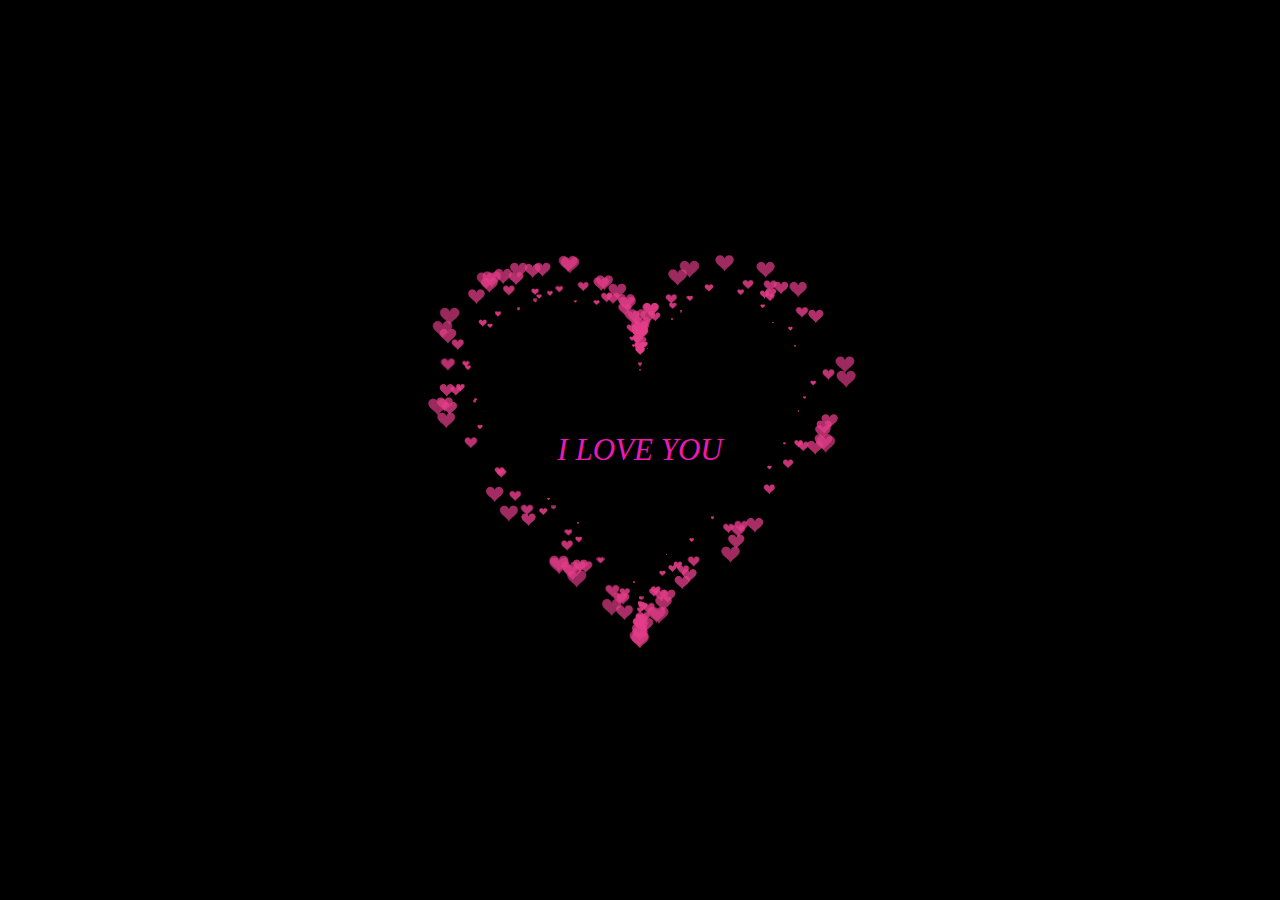
<file: index.html>
<!DOCTYPE HTML PUBLIC "-//W3C//DTD HTML 4.0 Transitional//EN">
<HTML>
<HEAD>
  <TITLE> Trái tym </TITLE>
  <META NAME="Generator" CONTENT="EditPlus">
  <META NAME="Author" CONTENT="">
  <META NAME="Keywords" CONTENT="">
  <META NAME="Description" CONTENT="">
  <style>
  html, body {
  height: 100%;
  padding: 0;
  margin: 0;
  background: rgb(0, 0, 0);
}
canvas {
  position: absolute;
  width: 100%;
  height: 100%;
}
</style>
</HEAD>
<BODY>
<canvas id="pinkboard"></canvas>
<script>
  /*
 * Settings
 */
var settings = {
  particles: {
    length:   500, // maximum amount of particles
    duration:   2, // particle duration in sec
    velocity: 100, // particle velocity in pixels/sec
    effect: -0.75, // play with this for a nice effect
    size:      30, // particle size in pixels
  },
};
/*
 * RequestAnimationFrame polyfill by Erik Möller
 */
(function(){var b=0;var c=["ms","moz","webkit","o"];for(var a=0;a<c.length&&!window.requestAnimationFrame;++a){window.requestAnimationFrame=window[c[a]+"RequestAnimationFrame"];window.cancelAnimationFrame=window[c[a]+"CancelAnimationFrame"]||window[c[a]+"CancelRequestAnimationFrame"]}if(!window.requestAnimationFrame){window.requestAnimationFrame=function(h,e){var d=new Date().getTime();var f=Math.max(0,16-(d-b));var g=window.setTimeout(function(){h(d+f)},f);b=d+f;return g}}if(!window.cancelAnimationFrame){window.cancelAnimationFrame=function(d){clearTimeout(d)}}}());
/*
 * Point class
 */
var Point = (function() {
  function Point(x, y) {
    this.x = (typeof x !== 'undefined') ? x : 0;
    this.y = (typeof y !== 'undefined') ? y : 0;
  }
  Point.prototype.clone = function() {
    return new Point(this.x, this.y);
  };
  Point.prototype.length = function(length) {
    if (typeof length == 'undefined')
      return Math.sqrt(this.x * this.x + this.y * this.y);
    this.normalize();
    this.x *= length;
    this.y *= length;
    return this;
  };
  Point.prototype.normalize = function() {
    var length = this.length();
    this.x /= length;
    this.y /= length;
    return this;
  };
  return Point;
})();
/*
 * Particle class
 */
var Particle = (function() {
function Particle() {
    this.position = new Point();
    this.velocity = new Point();
    this.acceleration = new Point();
    this.age = 0;
  }
  Particle.prototype.initialize = function(x, y, dx, dy) {
    this.position.x = x;
    this.position.y = y;
    this.velocity.x = dx;
    this.velocity.y = dy;
    this.acceleration.x = dx * settings.particles.effect;
    this.acceleration.y = dy * settings.particles.effect;
    this.age = 0;
  };
  Particle.prototype.update = function(deltaTime) {
    this.position.x += this.velocity.x * deltaTime;
    this.position.y += this.velocity.y * deltaTime;
    this.velocity.x += this.acceleration.x * deltaTime;
    this.velocity.y += this.acceleration.y * deltaTime;
    this.age += deltaTime;
  };
  Particle.prototype.draw = function(context, image) {
    function ease(t) {
      return (--t) * t * t + 1;
    }
    var size = image.width * ease(this.age / settings.particles.duration);
    context.globalAlpha = 1 - this.age / settings.particles.duration;
    context.drawImage(image, this.position.x - size / 2, this.position.y - size / 2, size, size);
  };
  return Particle;
})();
/*
 * ParticlePool class
 */
var ParticlePool = (function() {
  var particles
      firstActive = 0,
      firstFree   = 0,
      duration    = settings.particles.duration;
  function ParticlePool(length) {
    // create and populate particle pool
    particles = new Array(length);
    for (var i = 0; i < particles.length; i++)
      particles[i] = new Particle();
  }
  ParticlePool.prototype.add = function(x, y, dx, dy) {
    particles[firstFree].initialize(x, y, dx, dy);
    // handle circular queue
    firstFree++;
    if (firstFree   == particles.length) firstFree   = 0;
    if (firstActive == firstFree       ) firstActive++;
    if (firstActive == particles.length) firstActive = 0;
  };
  ParticlePool.prototype.update = function(deltaTime) {
    var i;
    // update active particles
    if (firstActive < firstFree) {
      for (i = firstActive; i < firstFree; i++)
        particles[i].update(deltaTime);
    }
    if (firstFree < firstActive) {
      for (i = firstActive; i < particles.length; i++)
        particles[i].update(deltaTime);
      for (i = 0; i < firstFree; i++)
        particles[i].update(deltaTime);
    }
    // remove inactive particles
    while (particles[firstActive].age >= duration && firstActive != firstFree) {
      firstActive++;
      if (firstActive == particles.length) firstActive = 0;
    }
  };
  ParticlePool.prototype.draw = function(context, image) {
    // draw active particles
    if (firstActive < firstFree) {
      for (i = firstActive; i < firstFree; i++)
        particles[i].draw(context, image);
    }
    if (firstFree < firstActive) {
      for (i = firstActive; i < particles.length; i++)
        particles[i].draw(context, image);
      for (i = 0; i < firstFree; i++)
        particles[i].draw(context, image);
    }
  };
  return ParticlePool;
})();
/*
 * Putting it all together
 */
(function(canvas) {
  var context = canvas.getContext('2d'),
      particles = new ParticlePool(settings.particles.length),
      particleRate = settings.particles.length / settings.particles.duration, // particles/sec
      time;
  // get point on heart with -PI <= t <= PI
  function pointOnHeart(t) {
    return new Point(
      160 * Math.pow(Math.sin(t), 3),
      130 * Math.cos(t) - 50 * Math.cos(2 * t) - 20 * Math.cos(3 * t) - 10 * Math.cos(4 * t) + 25
    );
  }
  // creating the particle image using a dummy canvas
  var image = (function() {
    var canvas  = document.createElement('canvas'),
        context = canvas.getContext('2d');
    canvas.width  = settings.particles.size;
    canvas.height = settings.particles.size;
    // helper function to create the path
    function to(t) {
      var point = pointOnHeart(t);
      point.x = settings.particles.size / 2 + point.x * settings.particles.size / 350;
      point.y = settings.particles.size / 2 - point.y * settings.particles.size / 350;
      return point;
    }
    // create the path
    context.beginPath();
    var t = -Math.PI;
    var point = to(t);
    context.moveTo(point.x, point.y);
    while (t < Math.PI) {
      t += 0.01; // baby steps!
      point = to(t);
      context.lineTo(point.x, point.y);
    }
    context.closePath();
    // create the fill
    context.fillStyle = '#e63e8a';
    context.fill();
    // create the image
    var image = new Image();
    image.src = canvas.toDataURL();
    return image;
  })();
  // render that thing!
  function render() {
    // next animation frame
  requestAnimationFrame(render);
    // update time
    var newTime   = new Date().getTime() / 1000,
        deltaTime = newTime - (time || newTime);
    time = newTime;
    // clear canvas
    context.clearRect(0, 0, canvas.width, canvas.height);
    // create new particles
    var amount = particleRate * deltaTime;
    for (var i = 0; i < amount; i++) {
      var pos = pointOnHeart(Math.PI - 2 * Math.PI * Math.random());
      var dir = pos.clone().length(settings.particles.velocity);
      particles.add(canvas.width / 2 + pos.x, canvas.height / 2 - pos.y, dir.x, -dir.y);
    }
    // update and draw particles
    particles.update(deltaTime);
    particles.draw(context, image);
  }
  // handle (re-)sizing of the canvas
  function onResize() {
    canvas.width  = canvas.clientWidth;
    canvas.height = canvas.clientHeight;
  }
  window.onresize = onResize;
  // delay rendering bootstrap
  setTimeout(function() {
    onResize();
    render();
  }, 10);
})(document.getElementById('pinkboard'));
  </script>
  <div class="center-text",
  style="background-color:rgb(0, 0, 0);
        width: 100%;
        color: rgb(238, 25, 181);
        height:100%;
        font-size: 31px;
        font-style: italic;
        display: flex;
        align-items: center;
        justify-content: center;
        margin-bottom: 5px;
        text-align: center;">I LOVE YOU</div>
 </BODY>
</HTML>
</file>
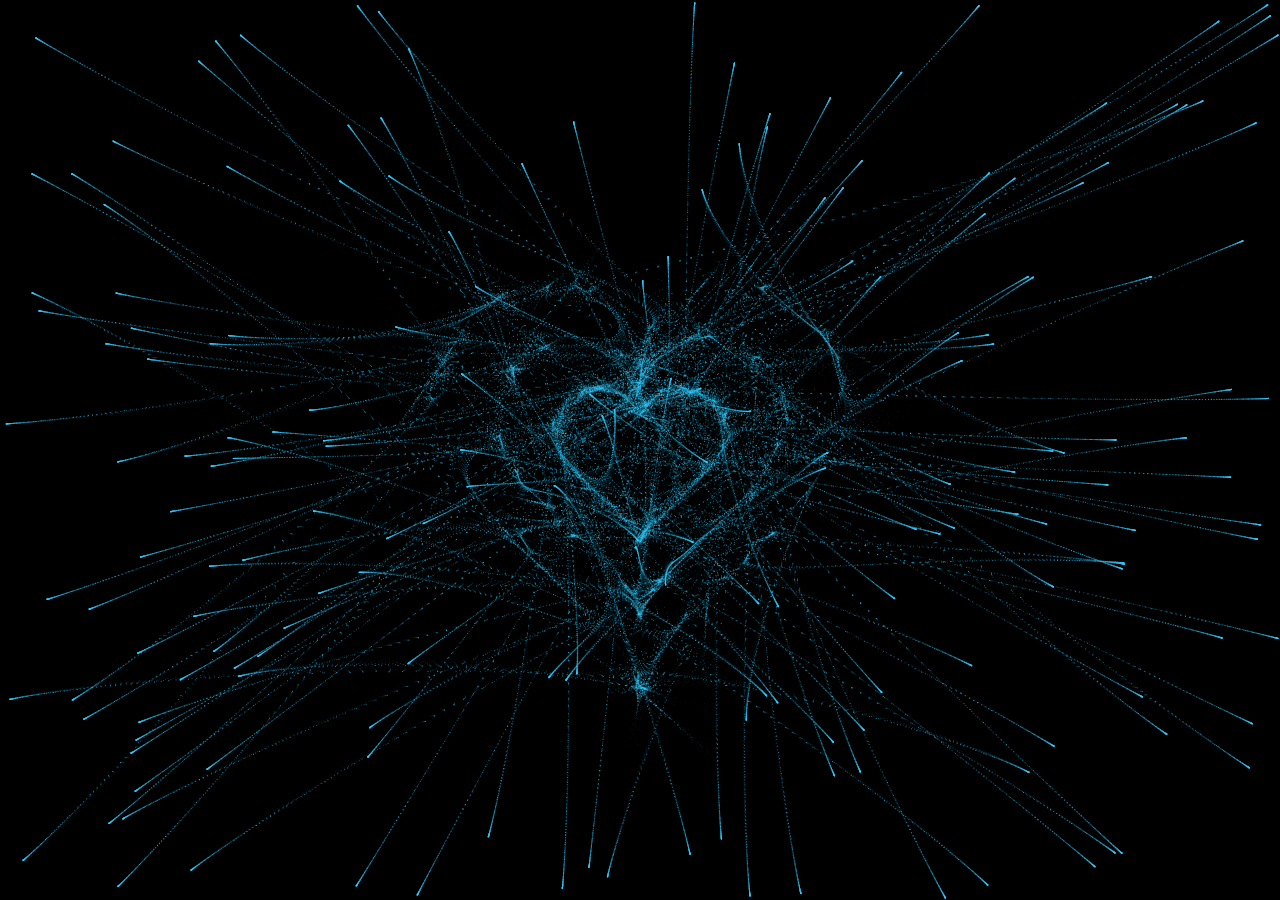
<file: index12.html>
<!DOCTYPE html>
<html lang="en">

<head>
  <meta charset="UTF-8">
  <meta http-equiv="X-UA-Compatible" content="IE=edge">
  <meta name="viewport" content="width=device-width, initial-scale=1.0">
  <title>Document</title>
  <style>
    canvas {
      position: absolute;
      left: 0;
      top: 0;
      width: 100%;
      height: 100%;
      background-color: rgba(0, 0, 0, .2);
    }
  </style>
</head>

<body>
<div class="beloved"></div>
  <canvas id="heart">

  </canvas>

  <script>
    window.requestAnimationFrame =
      window.__requestAnimationFrame ||
      window.requestAnimationFrame ||
      window.webkitRequestAnimationFrame ||
      window.mozRequestAnimationFrame ||
      window.oRequestAnimationFrame ||
      window.msRequestAnimationFrame ||
      (function() {
        return function(callback, element) {
          var lastTime = element.__lastTime;
          if (lastTime === undefined) {
            lastTime = 0;
          }
          var currTime = Date.now();
          var timeToCall = Math.max(1, 33 - (currTime - lastTime));
          window.setTimeout(callback, timeToCall);
          element.__lastTime = currTime + timeToCall;
        };
      })();
    window.isDevice = (/android|webos|iphone|ipad|ipod|blackberry|iemobile|opera mini/i.test(((navigator.userAgent || navigator.vendor || window.opera)).toLowerCase()));
    var loaded = false;
    var init = function() {
      if (loaded) return;
      loaded = true;
      var mobile = window.isDevice;
      var koef = mobile ? 0.5 : 1;
      var canvas = document.getElementById('heart');
      var ctx = canvas.getContext('2d');
      var width = canvas.width = koef * innerWidth;
      var height = canvas.height = koef * innerHeight;
      var rand = Math.random;
      ctx.fillStyle = "rgba(0,0,0,1)";
      ctx.fillRect(0, 0, width, height);
      ctx.font = "30px Arial";
      ctx.fillText("Paul Duong", 10, 50);
      var heartPosition = function(rad) {
        //return [Math.sin(rad), Math.cos(rad)];
        return [Math.pow(Math.sin(rad), 3), -(15 * Math.cos(rad) - 5 * Math.cos(2 * rad) - 2 * Math.cos(3 * rad) - Math.cos(4 * rad))];
      };
      var scaleAndTranslate = function(pos, sx, sy, dx, dy) {
        return [dx + pos[0] * sx, dy + pos[1] * sy];
      };
      window.addEventListener('resize', function() {
        width = canvas.width = koef * innerWidth;
        height = canvas.height = koef * innerHeight;
        ctx.fillStyle = "rgba(0,0,0,1)";
        ctx.fillRect(0, 0, width, height);
      });
      var traceCount = mobile ? 20 : 50;
      var pointsOrigin = [];
      var i;
      var dr = mobile ? 0.3 : 0.1;
      for (i = 0; i < Math.PI * 2; i += dr) pointsOrigin.push(scaleAndTranslate(heartPosition(i), 210, 13, 0, 0));
      for (i = 0; i < Math.PI * 2; i += dr) pointsOrigin.push(scaleAndTranslate(heartPosition(i), 150, 9, 0, 0));
      for (i = 0; i < Math.PI * 2; i += dr) pointsOrigin.push(scaleAndTranslate(heartPosition(i), 90, 5, 0, 0));
      var heartPointsCount = pointsOrigin.length;
      var targetPoints = [];
      var pulse = function(kx, ky) {
        for (i = 0; i < pointsOrigin.length; i++) {
          targetPoints[i] = [];
          targetPoints[i][0] = kx * pointsOrigin[i][0] + width / 2;
          targetPoints[i][1] = ky * pointsOrigin[i][1] + height / 2;
        }
      };
      var e = [];
      for (i = 0; i < heartPointsCount; i++) {
        var x = rand() * width;
        var y = rand() * height;
        e[i] = {
          vx: 0,
          vy: 0,
          R: 2,
          speed: rand() + 5,
          q: ~~(rand() * heartPointsCount),
          D: 2 * (i % 2) - 1,
          force: 0.2 * rand() + 0.7,
          //f: "hsla(0," + ~~(40 * rand() + 60) + "%," + ~~(60 * rand() + 20) + "%,.3)",
          f: "rgba(51, 204, 255, 0.7)",
          trace: []
        };
        for (var k = 0; k < traceCount; k++) e[i].trace[k] = {
          x: x,
          y: y
        };
      }
      var config = {
        traceK: 0.4,
        // timeDelta: 0.01
        timeDelta: 0.6
      };
      var time = 0;
      var loop = function() {
        var n = -Math.cos(time);
        pulse((1 + n) * .5, (1 + n) * .5);
        time += ((Math.sin(time)) < 0 ? 9 : (n > 0.8) ? .2 : 1) * config.timeDelta;
        ctx.fillStyle = "rgba(0,0,0,.1)";
        ctx.fillRect(0, 0, width, height);
        for (i = e.length; i--;) {
          var u = e[i];
          var q = targetPoints[u.q];
          var dx = u.trace[0].x - q[0];
          var dy = u.trace[0].y - q[1];
          var length = Math.sqrt(dx * dx + dy * dy);
          if (10 > length) {
            if (0.95 < rand()) {
              u.q = ~~(rand() * heartPointsCount);
            } else {
              if (0.99 < rand()) {
                u.D *= -1;
              }
              u.q += u.D;
              u.q %= heartPointsCount;
              if (0 > u.q) {
                u.q += heartPointsCount;
              }
            }
          }
          u.vx += -dx / length * u.speed;
          u.vy += -dy / length * u.speed;
          u.trace[0].x += u.vx;
          u.trace[0].y += u.vy;
          u.vx *= u.force;
          u.vy *= u.force;
          for (k = 0; k < u.trace.length - 1;) {
            var T = u.trace[k];
            var N = u.trace[++k];
            N.x -= config.traceK * (N.x - T.x);
            N.y -= config.traceK * (N.y - T.y);
          }
          ctx.fillStyle = u.f;
          for (k = 0; k < u.trace.length; k++) {
            ctx.fillRect(u.trace[k].x, u.trace[k].y, 1, 1);
          }
        }
        //ctx.fillStyle = "rgba(255,255,255,1)";
        //for (i = u.trace.length; i--;) ctx.fillRect(targetPoints[i][0], targetPoints[i][1], 2, 2);
        window.requestAnimationFrame(loop, canvas);
      };
      loop();
    };
    var s = document.readyState;
    if (s === 'complete' || s === 'loaded' || s === 'interactive') init();
    else document.addEventListener('DOMContentLoaded', init, false);
  </script>
</body>

</html>
</file>
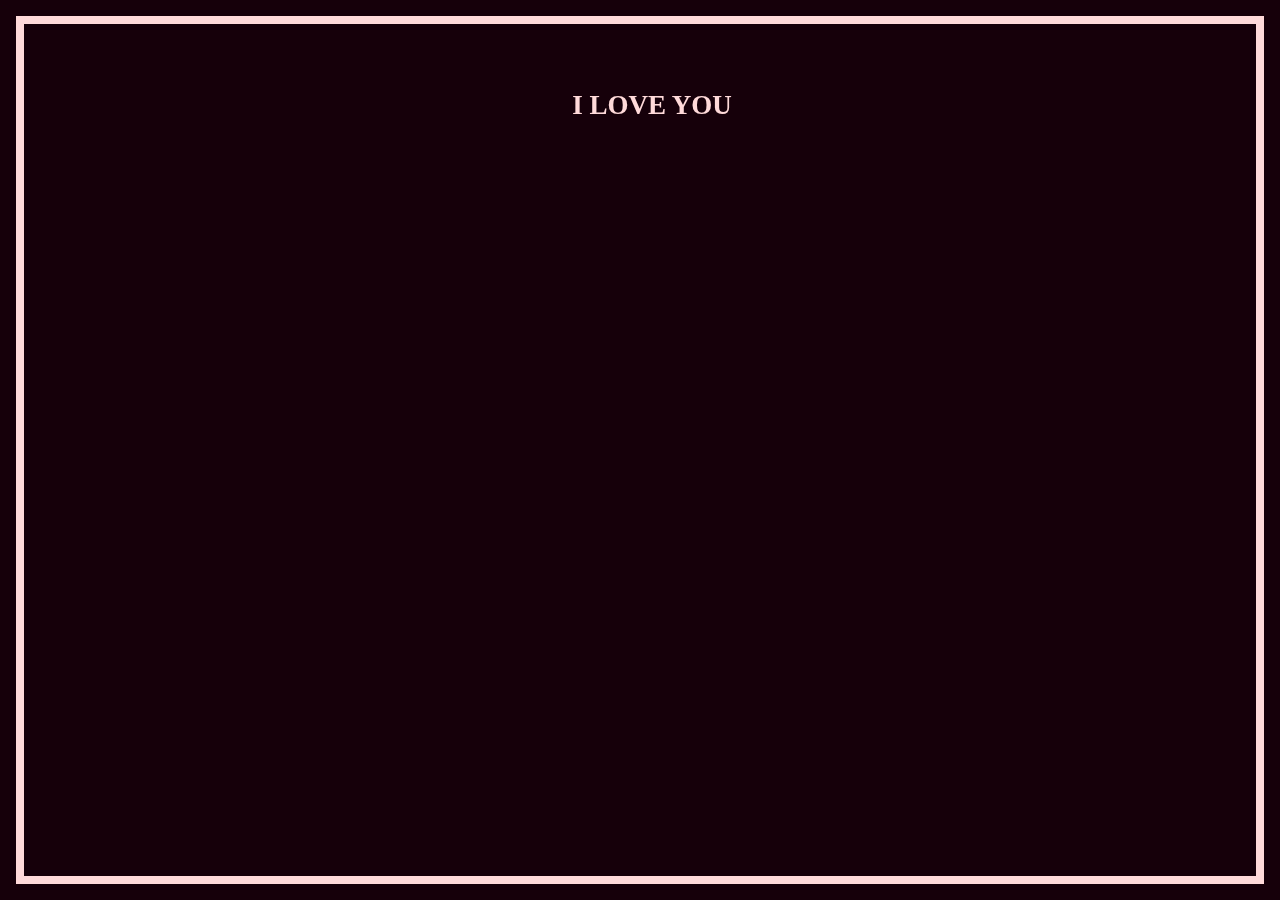
<file: index14.html>
<!DOCTYPE html>
<html lang="en">
<head>
    <meta charset="UTF-8">
    <meta http-equiv="X-UA-Compatible" content="IE=edge">
    <meta name="viewport" content="width=device-width, initial-scale=1.0">
    <title>Document</title>
    <link rel="stylesheet" href="./css14.css">
</head>
<body>
<canvas class="webgl"></canvas>
<h1>I LOVE YOU</h1>
<button id="play-music" type="button" aria-label="Play music"><svg fill="currentColor" viewBox="0 0 512 512" width="100" title="music">
    <!-- <path d="M470.38 1.51L150.41 96A32 32 0 0 0 128 126.51v261.41A139 139 0 0 0 96 384c-53 0-96 28.66-96 64s43 64 96 64 96-28.66 96-64V214.32l256-75v184.61a138.4 138.4 0 0 0-32-3.93c-53 0-96 28.66-96 64s43 64 96 64 96-28.65 96-64V32a32 32 0 0 0-41.62-30.49z" /> -->
</svg>  </button>
<script type="x-shader/x-vertex" id="vertexShader">
        #define M_PI 3.1415926535897932384626433832795
      uniform float uTime;
      uniform float uSize;
      attribute float aScale;
      attribute vec3 aColor;
      attribute float random;
      attribute float random1;
      attribute float aSpeed;
      varying vec3 vColor;
      varying vec2 vUv;

      void main() {
        float sign = 2.0* (step(random, 0.5) -.5);
        float t = sign*mod(-uTime *  aSpeed* 0.005  + 10.0*aSpeed*aSpeed, M_PI);
        float a = pow(t, 2.0) * pow((t - sign * M_PI), 2.0);
        float radius = 0.14;
        vec3 myOffset =
            vec3(t,  1.0, 0.0);
        myOffset = vec3(radius *16.0 * pow(sin(t), 2.0) * sin(t), radius * (13.0 * cos(t) - 5.0 * cos(2.0 * t) - 2.0 * cos(3.0 * t) - cos(4.0 * t)), .15*(a*(random1 - .5))*sin(abs(10.0*(sin(.2*uTime + .2*random)))*t));
        vec3 displacedPosition = myOffset;
        vec4 modelPosition = modelMatrix * vec4(displacedPosition.xyz, 1.0);

        vec4 viewPosition = viewMatrix * modelPosition;
        viewPosition.xyz += position * aScale * uSize * pow(a, .5) * .5;
        gl_Position = projectionMatrix * viewPosition;

        vColor = aColor;
        vUv = uv;
      }
      </script>

<script type="x-shader/x-fragment" id="fragmentShader">
        varying vec3 vColor;
      varying vec2 vUv;

      void main() {
        vec2 uv = vUv;
        vec3 color = vColor;
        float strength = distance(uv, vec2(0.5));
        strength *= 2.0;
        strength = 1.0 - strength;
        gl_FragColor = vec4(strength * color, 1.0);
      }
      </script>
<script type="x-shader/x-vertex" id="vertexShader1">
        #define M_PI 3.1415926535897932384626433832795


      uniform float uTime;
      uniform float uSize;
      attribute float aScale;
      attribute vec3 aColor;
      attribute float phi;
      attribute float random;
      attribute float random1;
      varying vec3 vColor;
      varying vec2 vUv;

      void main() {
        float t = 0.01 * uTime + 12.0;
        float angle = phi;

        t = mod((-uTime + 100.0) * 0.06* random1 + random *2.0 * M_PI , 2.0 * M_PI);
        vec3 myOffset = vec3(5.85*cos(angle * (t )), 2.0*(t - M_PI), 3.0*sin(angle * (t )/t));
      vec4 modelPosition = modelMatrix * vec4(myOffset, 1.0);
        vec4 viewPosition = viewMatrix * modelPosition;
        viewPosition.xyz += position * aScale * uSize;
        gl_Position = projectionMatrix * viewPosition;

        vColor = aColor;
        vUv = uv;
      }
      </script>

<script type="x-shader/x-fragment" id="fragmentShader1">
        uniform sampler2D uTex;
      varying vec3 vColor;
      varying vec2 vUv;

      void main() {
        vec2 uv = vUv;
        vec3 color = vColor;
        float strength = distance(uv, vec2(0.5, .65));
        strength *= 2.0;
        strength = 1.0 - strength;
        vec3 texture = texture2D(uTex, uv).rgb;
        gl_FragColor = vec4(texture * color * (strength + .3), 1.);
      }
      </script>
</body>
<script type="module" src="./script14.js"></script>
</html>
</file>
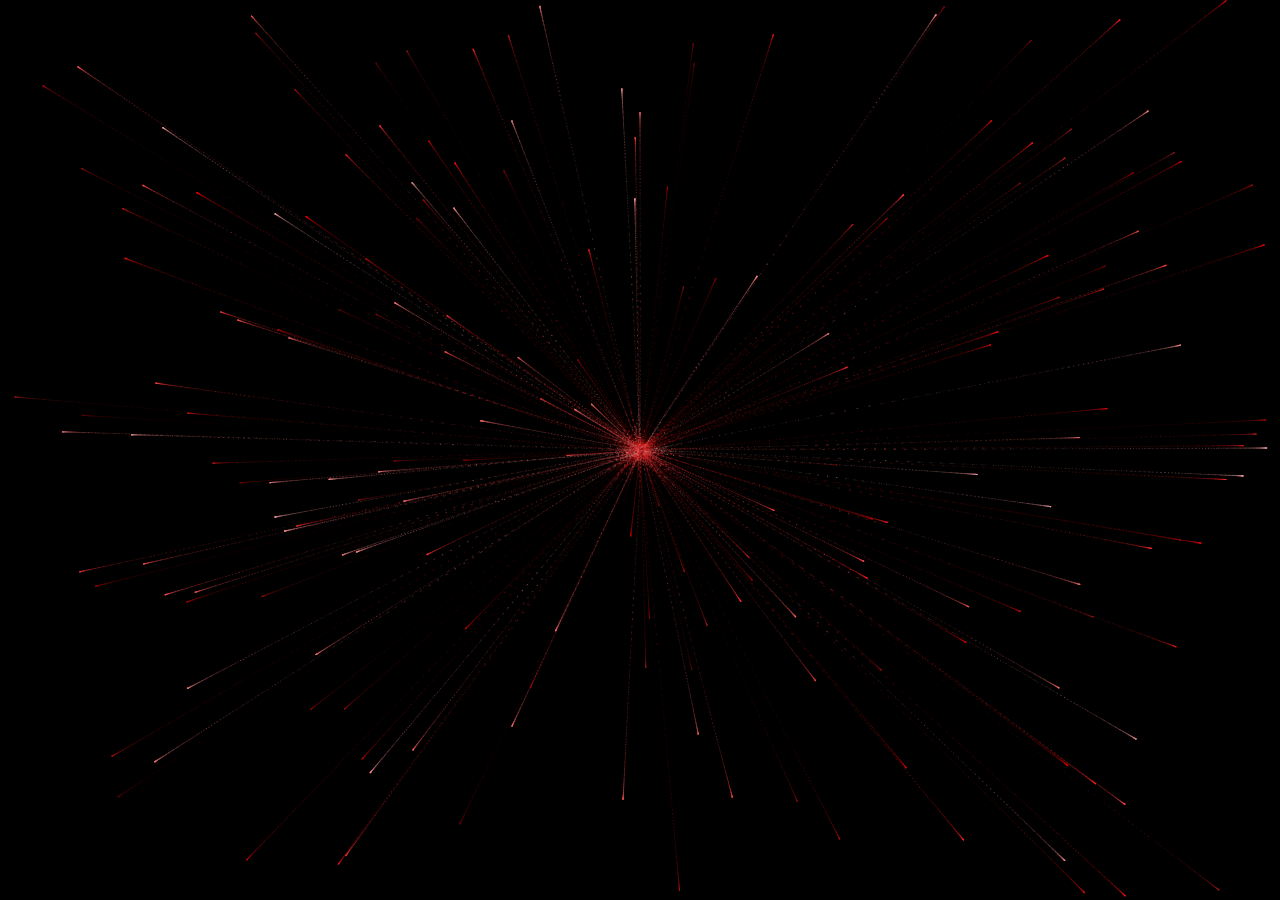
<file: index2.html>
<!DOCTYPE html>
<html lang="en">
<head>
    <meta charset="UTF-8">
    <meta http-equiv="X-UA-Compatible" content="IE=edge">
    <meta name="viewport" content="width=device-width, initial-scale=1.0">
    <title>Trái tym</title>
    <style>
        canvas {
            position: absolute;
            left: 0;
            top: 0;
            width: 100%;
            height: 100%;
            background-color: rgba(0, 0, 0, .2);
        }
    </style>
</head>
<body>
    <canvas id="heart"></canvas>

    <script>
        window.requestAnimationFrame =
            window.__requestAnimationFrame ||
            window.requestAnimationFrame ||
            window.webkitRequestAnimationFrame ||
            window.mozRequestAnimationFrame ||
            window.oRequestAnimationFrame ||
            window.msRequestAnimationFrame ||
            (function () {
                return function (callback, element) {
                    var lastTime = element.__lastTime;
                    if (lastTime === undefined) {
                        lastTime = 0;
                    }
                    var currTime = Date.now();
                    var timeToCall = Math.max(1, 33 - (currTime - lastTime));
                    window.setTimeout(callback, timeToCall);
                    element.__lastTime = currTime + timeToCall;
                };
            })();
        window.isDevice = (/android|webos|iphone|ipad|ipod|blackberry|iemobile|opera mini/i.test(((navigator.userAgent || navigator.vendor || window.opera)).toLowerCase()));
        var loaded = false;
        var init = function () {
            if (loaded) return;
            loaded = true;
            var mobile = window.isDevice;
            var koef = mobile ? 0.5 : 1;
            var canvas = document.getElementById('heart');
            var ctx = canvas.getContext('2d');
            var width = canvas.width = koef * innerWidth;
            var height = canvas.height = koef * innerHeight;
            var rand = Math.random;
            ctx.fillStyle = "rgba(0,0,0,1)";
            ctx.fillRect(0, 0, width, height);

            var heartPosition = function (rad) {
                //return [Math.sin(rad), Math.cos(rad)];
                return [Math.pow(Math.sin(rad), 3), -(15 * Math.cos(rad) - 5 * Math.cos(2 * rad) - 2 * Math.cos(3 * rad) - Math.cos(4 * rad))];
            };
            var scaleAndTranslate = function (pos, sx, sy, dx, dy) {
                return [dx + pos[0] * sx, dy + pos[1] * sy];
            };

            window.addEventListener('resize', function () {
                width = canvas.width = koef * innerWidth;
                height = canvas.height = koef * innerHeight;
                ctx.fillStyle = "rgba(0,0,0,1)";
                ctx.fillRect(0, 0, width, height);
            });

            var traceCount = mobile ? 20 : 50;
            var pointsOrigin = [];
            var i;
            var dr = mobile ? 0.3 : 0.1;
            for (i = 0; i < Math.PI * 2; i += dr) pointsOrigin.push(scaleAndTranslate(heartPosition(i), 210, 13, 0, 0));
            for (i = 0; i < Math.PI * 2; i += dr) pointsOrigin.push(scaleAndTranslate(heartPosition(i), 150, 9, 0, 0));
            for (i = 0; i < Math.PI * 2; i += dr) pointsOrigin.push(scaleAndTranslate(heartPosition(i), 90, 5, 0, 0));
            var heartPointsCount = pointsOrigin.length;

            var targetPoints = [];
            var pulse = function (kx, ky) {
                for (i = 0; i < pointsOrigin.length; i++) {
                    targetPoints[i] = [];
                    targetPoints[i][0] = kx * pointsOrigin[i][0] + width / 2;
                    targetPoints[i][1] = ky * pointsOrigin[i][1] + height / 2;
                }
            };

            var e = [];
            for (i = 0; i < heartPointsCount; i++) {
                var x = rand() * width;
                var y = rand() * height;
                e[i] = {
                    vx: 0,
                    vy: 0,
                    R: 2,
                    speed: rand() + 5,
                    q: ~~(rand() * heartPointsCount),
                    D: 2 * (i % 2) - 1,
                    force: 0.2 * rand() + 0.7,
                    f: "hsla(0," + ~~(40 * rand() + 60) + "%," + ~~(60 * rand() + 20) + "%,.3)",
                    trace: []
                };
                for (var k = 0; k < traceCount; k++) e[i].trace[k] = { x: x, y: y };
            }

            var config = {
                traceK: 0.4,
                timeDelta: 0.01
            };

            var time = 0;
            var loop = function () {
                var n = -Math.cos(time);
                pulse((1 + n) * .5, (1 + n) * .5);
                time += ((Math.sin(time)) < 0 ? 9 : (n > 0.8) ? .2 : 1) * config.timeDelta;
                ctx.fillStyle = "rgba(0,0,0,.1)";
                ctx.fillRect(0, 0, width, height);
                for (i = e.length; i--;) {
                    var u = e[i];
                    var q = targetPoints[u.q];
                    var dx = u.trace[0].x - q[0];
                    var dy = u.trace[0].y - q[1];
                    var length = Math.sqrt(dx * dx + dy * dy);
                    if (10 > length) {
                        if (0.95 < rand()) {
                            u.q = ~~(rand() * heartPointsCount);
                        }
                        else {
                            if (0.99 < rand()) {
                                u.D *= -1;
                            }
                            u.q += u.D;
                            u.q %= heartPointsCount;
                            if (0 > u.q) {
                                u.q += heartPointsCount;
                            }
                        }
                    }
                    u.vx += -dx / length * u.speed;
                    u.vy += -dy / length * u.speed;
                    u.trace[0].x += u.vx;
                    u.trace[0].y += u.vy;
                    u.vx *= u.force;
                    u.vy *= u.force;
                    for (k = 0; k < u.trace.length - 1;) {
                        var T = u.trace[k];
                        var N = u.trace[++k];
                        N.x -= config.traceK * (N.x - T.x);
                        N.y -= config.traceK * (N.y - T.y);
                    }
                    ctx.fillStyle = u.f;
                    for (k = 0; k < u.trace.length; k++) {
                        ctx.fillRect(u.trace[k].x, u.trace[k].y, 1, 1);
                    }
                }
                //ctx.fillStyle = "rgba(255,255,255,1)";
                //for (i = u.trace.length; i--;) ctx.fillRect(targetPoints[i][0], targetPoints[i][1], 2, 2);

                window.requestAnimationFrame(loop, canvas);
            };
            loop();
        };

        var s = document.readyState;
        if (s === 'complete' || s === 'loaded' || s === 'interactive') init();
        else document.addEventListener('DOMContentLoaded', init, false);
    </script>
</body>
</html>
</file>
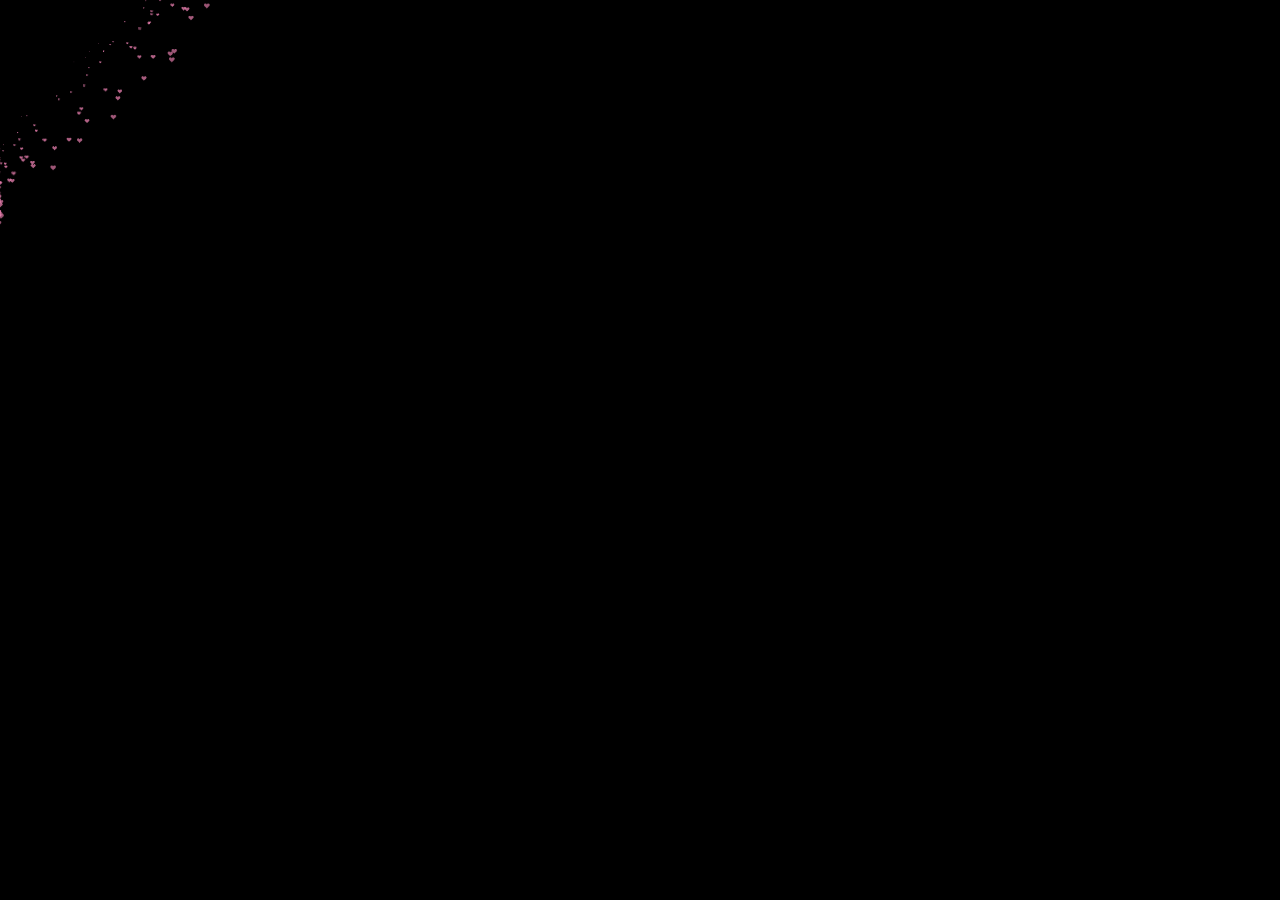
<file: index5.html>
<!DOCTYPE HTML PUBLIC "-//W3C//DTD HTML 4.0 Transitional//EN">
<HTML>

<HEAD>
    <TITLE>I Love You</TITLE>
    <META NAME="Generator" CONTENT="EditPlus">
    <META NAME="Author" CONTENT="">
    <META NAME="Keywords" CONTENT="">
    <META NAME="Description" CONTENT="">
    <style>
        html,
        body {
            overflow: hidden;
            padding: 0;
            margin: 0;
            background: #000;
        }
        
        canvas {
            position: absolute;
            width: 100%;
            height: 100%;
        }
        
        canvas {
            /* top: 50%;
            left: 50%; */
            z-index: 1;
            display: block;
            position: absolute;
            transform: translate(-50%, -50%);
            animation: heart 1.5s ease infinite
        }
        
        @keyframes heart {
            0% {
                transform: scale(1);
            }
            30% {
                transform: scale(.8);
            }
            /* 60% {
                transform: scale(1.2);
            } */
            100% {
                transform: scale(1);
            }
        }
    </style>
</HEAD>

<BODY>

    <canvas id="pinkboard">
        <canvas id="pinkboard">
        </canvas>
    </canvas>
    <script>
        /*
         * Settings
         */
        var settings = {
            particles: {
                length: 1500, // maximum amount of particles
                duration: 2, // particle duration in sec
                velocity: 135, // particle velocity in pixels/sec
                effect: -0.35, // play with this for a nice effect
                size: 14, // particle size in pixels
            },
        };

        /*
         * RequestAnimationFrame polyfill by Erik Möller
         */
        (function() {
            var b = 0;
            var c = ["ms", "moz", "webkit", "o"];
            for (var a = 0; a < c.length && !window.requestAnimationFrame; ++a) {
                window.requestAnimationFrame = window[c[a] + "RequestAnimationFrame"];
                window.cancelAnimationFrame = window[c[a] + "CancelAnimationFrame"] || window[c[a] + "CancelRequestAnimationFrame"]
            }
            if (!window.requestAnimationFrame) {
                window.requestAnimationFrame = function(h, e) {
                    var d = new Date().getTime();
                    var f = Math.max(0, 16 - (d - b));
                    var g = window.setTimeout(function() {
                        h(d + f)
                    }, f);
                    b = d + f;
                    return g
                }
            }
            if (!window.cancelAnimationFrame) {
                window.cancelAnimationFrame = function(d) {
                    clearTimeout(d)
                }
            }
        }());

        /*
         * Point class
         */
        var Point = (function() {
            function Point(x, y) {
                this.x = (typeof x !== 'undefined') ? x : 0;
                this.y = (typeof y !== 'undefined') ? y : 0;
            }
            Point.prototype.clone = function() {
                return new Point(this.x, this.y);
            };
            Point.prototype.length = function(length) {
                if (typeof length == 'undefined')
                    return Math.sqrt(this.x * this.x + this.y * this.y);
                this.normalize();
                this.x *= length;
                this.y *= length;
                return this;
            };
            Point.prototype.normalize = function() {
                var length = this.length();
                this.x /= length;
                this.y /= length;
                return this;
            };
            return Point;
        })();

        /*
         * Particle class
         */
        var Particle = (function() {
            function Particle() {
                this.position = new Point();
                this.velocity = new Point();
                this.acceleration = new Point();
                this.age = 0;
            }
            Particle.prototype.initialize = function(x, y, dx, dy) {
                this.position.x = x;
                this.position.y = y;
                this.velocity.x = dx;
                this.velocity.y = dy;
                this.acceleration.x = dx * settings.particles.effect;
                this.acceleration.y = dy * settings.particles.effect;
                this.age = 0;
            };
            Particle.prototype.update = function(deltaTime) {
                this.position.x += this.velocity.x * deltaTime;
                this.position.y += this.velocity.y * deltaTime;
                this.velocity.x += this.acceleration.x * deltaTime;
                this.velocity.y += this.acceleration.y * deltaTime;
                this.age += deltaTime;
            };
            Particle.prototype.draw = function(context, image) {
                function ease(t) {
                    return (--t) * t * t + 1;
                }
                var size = image.width * ease(this.age / settings.particles.duration);
                context.globalAlpha = 1 - this.age / settings.particles.duration;
                context.drawImage(image, this.position.x - size / 2, this.position.y - size / 2, size, size);
            };
            return Particle;
        })();

        /*
         * ParticlePool class
         */
        var ParticlePool = (function() {
            var particles,
                firstActive = 0,
                firstFree = 0,
                duration = settings.particles.duration;

            function ParticlePool(length) {
                // create and populate particle pool
                particles = new Array(length);
                for (var i = 0; i < particles.length; i++)
                    particles[i] = new Particle();
            }
            ParticlePool.prototype.add = function(x, y, dx, dy) {
                particles[firstFree].initialize(x, y, dx, dy);

                // handle circular queue
                firstFree++;
                if (firstFree == particles.length) firstFree = 0;
                if (firstActive == firstFree) firstActive++;
                if (firstActive == particles.length) firstActive = 0;
            };
            ParticlePool.prototype.update = function(deltaTime) {
                var i;

                // update active particles
                if (firstActive < firstFree) {
                    for (i = firstActive; i < firstFree; i++)
                        particles[i].update(deltaTime);
                }
                if (firstFree < firstActive) {
                    for (i = firstActive; i < particles.length; i++)
                        particles[i].update(deltaTime);
                    for (i = 0; i < firstFree; i++)
                        particles[i].update(deltaTime);
                }

                // remove inactive particles
                while (particles[firstActive].age >= duration && firstActive != firstFree) {
                    firstActive++;
                    if (firstActive == particles.length) firstActive = 0;
                }


            };
            ParticlePool.prototype.draw = function(context, image) {
                // draw active particles
                if (firstActive < firstFree) {
                    for (i = firstActive; i < firstFree; i++)
                        particles[i].draw(context, image);
                }
                if (firstFree < firstActive) {
                    for (i = firstActive; i < particles.length; i++)
                        particles[i].draw(context, image);
                    for (i = 0; i < firstFree; i++)
                        particles[i].draw(context, image);
                }
            };
            return ParticlePool;
        })();

        /*
         * Putting it all together
         */
        (function(canvas) {
            var context = canvas.getContext('2d'),
                particles = new ParticlePool(settings.particles.length),
                particleRate = settings.particles.length / settings.particles.duration, // particles/sec
                time;

            // get point on heart with -PI <= t <= PI
            function pointOnHeart(t) {
                return new Point(
                    160 * Math.pow(Math.sin(t), 3),
                    130 * Math.cos(t) - 50 * Math.cos(2 * t) - 20 * Math.cos(3 * t) - 10 * Math.cos(4 * t) + 25
                );
            }

            // creating the particle image using a dummy canvas
            var image = (function() {
                var canvas = document.createElement('canvas'),
                    context = canvas.getContext('2d');
                canvas.width = settings.particles.size;
                canvas.height = settings.particles.size;
                // helper function to create the path
                function to(t) {
                    var point = pointOnHeart(t);
                    point.x = settings.particles.size / 3 + point.x * settings.particles.size / 550;
                    point.y = settings.particles.size / 3 - point.y * settings.particles.size / 550;
                    return point;
                }
                // create the path
                context.beginPath();
                var t = -Math.PI;
                var point = to(t);
                context.moveTo(point.x, point.y);
                while (t < Math.PI) {
                    t += 0.01; // baby steps!
                    point = to(t);
                    context.lineTo(point.x, point.y);
                }
                context.closePath();
                // create the fill
                context.fillStyle = '#ea80b0';
                context.fill();
                // create the image
                var image = new Image();
                image.src = canvas.toDataURL();
                return image;
            })();

            // render that thing!
            function render() {
                // next animation frame
                requestAnimationFrame(render);

                // update time
                var newTime = new Date().getTime() / 1000,
                    deltaTime = newTime - (time || newTime);
                time = newTime;

                // clear canvas
                context.clearRect(0, 0, canvas.width, canvas.height);

                // create new particles
                var amount = particleRate * deltaTime;
                for (var i = 0; i < amount; i++) {
                    var pos = pointOnHeart(Math.PI - 2 * Math.PI * Math.random());
                    var dir = pos.clone().length(settings.particles.velocity);
                    particles.add(canvas.width / 2 + pos.x, canvas.height / 2 - pos.y, dir.x, -dir.y);
                }

                // update and draw particles
                particles.update(deltaTime);
                particles.draw(context, image);
            }

            // handle (re-)sizing of the canvas
            function onResize() {
                canvas.width = canvas.clientWidth;
                canvas.height = canvas.clientHeight;
            }
            window.onresize = onResize;

            // delay rendering bootstrap
            setTimeout(function() {
                onResize();
                render();
            }, 10);
        })(document.getElementById('pinkboard'));
    </script>
</BODY>

</HTML>
</file>
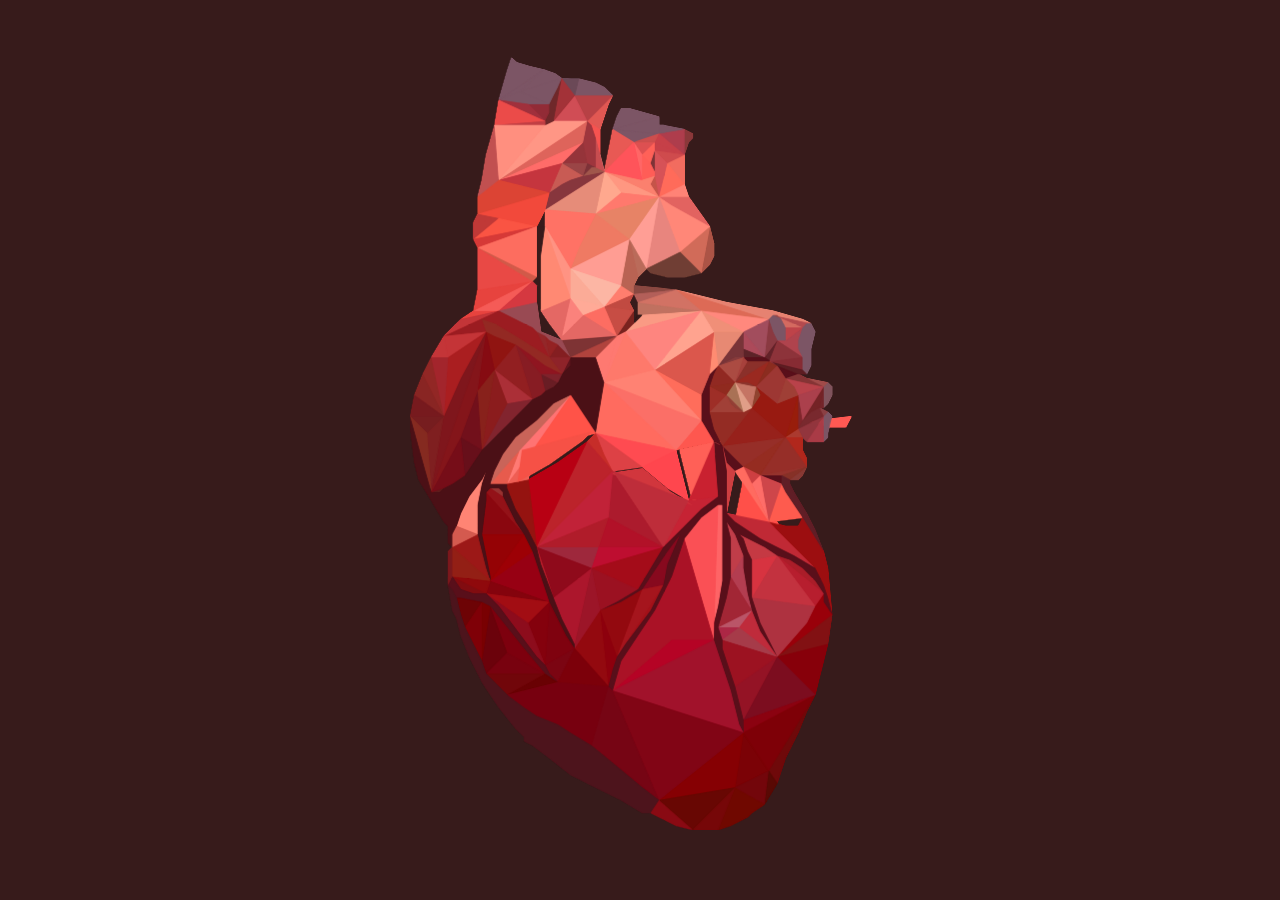
<file: index6.html>
<!DOCTYPE html>
<html lang="en">
<head>
    <meta charset="UTF-8">
    <meta http-equiv="X-UA-Compatible" content="IE=edge">
    <meta name="viewport" content="width=device-width, initial-scale=1.0">
    <title>Document</title>
</head>
<body>
<section>
    
    <svg version="1.1" xmlns="http://www.w3.org/2000/svg" xmlns:xlink="http://www.w3.org/1999/xlink" x="0px" y="0px"
      viewBox="0 0 1194.13477 1200" style="enable-background:new 0 0 1194.13477 1200;" xml:space="preserve">
 
 <defs>
     <filter id="polycleaner" color-interpolation-filters="sRGB">
       <feComponentTransfer>
         <feFuncA type="table" tableValues="0 0.5 1 1" />
       </feComponentTransfer>
     </filter>
   </defs>
   
 <g id="low-poly" class='low-poly' stroke-width="0" stroke-linejoin="round" filter="url(#polycleaner)">
     <g filter="url(#polycleaner)">
               <polygon class="st347" points="725.3847,693.75 787.8847,706.25 737.8847,631.25 		"/>
 
       
       <polygon class="st146" points="669.1347,675 706.6347,587.5 650.3847,600 		"/>
       <!-- Blacks-->
       <polygon class="st28" points="700.3847,543.75 700.3847,512.5 700.3847,506.25 706.6347,487.5 712.64435,475.48077 
             700.3847,487.5 687.8847,518.75 687.8847,555.97827 688.1347,556.25 687.8847,555.97827 687.8847,556.25 706.6347,587.5 
             719.1347,593.75 706.6347,568.75 		"/>
       <polygon class="st30" points="737.8847,631.25 750.3847,625 737.8847,612.5 719.46362,594.07892 725.3847,618.75 		"/>
       <polygon class="st68" points="581.6347,381.25 587.8656,393.71179 588.1347,393.75 587.8847,394.12128 587.8847,406.25 
             587.8847,412.5 594.1347,400 594.1347,381.25 588.1347,368.75 587.81702,368.88538 		"/>
       <polygon class="st138" points="790.5163,468.42108 788.73035,467.23047 788.14758,468.71716 		"/>
       <polygon class="st156" points="806.8822,637.62378 806.6347,637.5 800.3847,637.5 787.8847,637.5 775.3847,637.5 806.6347,650 		
             "/>
       <polygon class="st204" points="812.8847,493.75 813.25598,494.12128 813.36676,493.80182 813.1347,493.75 831.6347,487.5 
             800.3847,475 		"/>
       <polygon class="st227" points="456.88455,243.77081 456.80618,243.76428 456.60971,243.79999 450.38474,256.25 444.13474,268.75 
             456.63474,268.75 		"/>
       <polygon class="st278" points="362.87363,599.8446 362.88474,600 362.90622,599.86395 		"/>
       <polygon class="st301" points="444.13474,381.25 450.38474,393.75 450.38474,312.5 456.63474,268.75 444.13474,268.75 
             444.13474,281.25 444.13474,300 444.13474,331.25 444.13474,343.75 437.88474,350 444.13474,356.25 		"/>
       <polygon class="st354" points="337.88474,637.5 375.38474,606.25 425.38474,556.25 444.13474,543.75 487.88474,500 
         494.13474,487.5 494.13474,475 481.63474,487.5 475.43436,499.90082 469.13474,506.25 456.63474,512.5 450.38474,518.75 
         437.83511,525.04962 362.90622,599.86395 	"/>
       <!-- Blacks-->
       
       
       
         
       
       <!-- top left -->
        <polygon class="st219" points="375.38474,393.75 350.63474,393.75 437.88474,350 356.63474,362.5 350.38474,393.75 
             331.63474,406.25 387.88474,393.75 		"/>
       <!-- top left -->
 
 
         <polygon class="st24" points="769.1347,506.25 800.3847,475 787.8847,468.75 		"/>
       
       
         <polygon class="st25" points="719.46362,594.07892 737.8847,612.5 750.3847,625 812.8847,581.25 719.3847,593.75 		"/>
         <polygon class="st26" points="762.8847,631.25 775.3847,637.5 812.8847,581.25 750.3847,625 		"/>
         <polygon class="st27" points="719.3847,593.75 812.8847,581.25 762.8847,537.5 		"/>
         
         <polygon class="st29" points="800.3847,531.25 769.1347,506.25 775.3847,518.75 762.8847,537.5 812.8847,581.25 775.6347,518.75 
             812.8847,581.25 831.6347,518.75 		"/>
         
         <polygon class="st31" points="831.6347,556.25 831.6347,537.5 831.6347,518.75 812.8847,581.25 831.69659,568.87378 
             831.6347,568.75 		"/>
         <polygon class="st32" points="725.3847,618.75 719.46362,594.07892 719.1347,593.75 725.3847,631.25 725.3847,662.5 
             725.3847,693.75 737.8847,631.25 		"/>
         
         <polygon class="st34" points="700.3847,487.5 706.77362,426.06836 706.6347,425 619.1347,481.25 687.8847,518.75 		"/>
         
         <polygon class="st35" points="800.3847,475 792.8847,470 787.8847,468.75 		"/>
         <polygon class="st36" points="806.6347,437.5 800.3847,437.5 837.8847,462.5 831.6347,450 831.6347,437.5 837.80249,418.9967 
             812.8847,437.5 		"/>
         <polygon class="st37" points="788.14758,468.71716 788.1347,468.75 788.14758,468.71716 787.8847,468.75 792.8847,470 
             790.5163,468.42108 		"/>
         
         <polygon class="st39" points="792.8847,470 837.8847,481.25 837.8847,475 837.8847,462.5 790.5163,468.42108 		"/>
         <polygon class="st35" points="788.73035,467.23047 790.5163,468.42108 837.8847,462.5 800.3847,437.5 		"/>
         <polygon class="st40" points="719.3847,593.75 762.8847,537.5 750.3847,543.75 700.3847,543.75 706.6347,568.75 719.1347,593.75 
             719.46362,594.07892 		"/>
         <polygon class="st41" points="831.6347,518.75 869.1347,506.25 813.36676,493.80182 813.25598,494.12128 825.3847,506.25 		"/>
         <polygon class="st37" points="800.3847,531.25 813.25598,494.12128 812.8847,493.75 800.3847,475 769.1347,506.25 		"/>
         
         <polygon class="st43" points="831.6347,518.75 825.3847,506.25 813.25598,494.12128 800.3847,531.25 		"/>
         
         <polygon class="st8" points="544.98944,187.63501 544.8847,187.5 544.86212,187.60657 		"/>
         <polygon class="st3" points="544.86212,187.60657 544.8847,187.5 544.755,187.58264 		"/>
         <polygon class="st45" points="481.88474,175 519.1347,175 512.92609,143.95697 481.63474,175 		"/>
         <polygon class="st46" points="512.92609,143.95697 512.8847,143.75 388.49423,199.83789 481.60257,175.07507 481.63474,175 		"/>
         <polygon class="st47" points="544.8847,187.5 544.61804,187.55206 544.755,187.58264 		"/>
         <polygon class="st47" points="545.34473,187.71429 544.8847,187.5 544.98944,187.63501 		"/>
         <polygon class="st48" points="619.1347,143.75 587.8847,143.75 600.3847,162.5 		"/>
         <polygon class="st49" points="587.8847,143.75 600.3847,200 600.3847,162.5 		"/>
         <polygon class="st50" points="619.1347,187.5 612.8847,175 600.3847,162.5 600.3847,200 619.1347,193.75 		"/>
         <polygon class="st51" points="569.1347,218.75 625.30682,224.96375 545.34473,187.71429 544.98944,187.63501 		"/>
         <polygon class="st52" points="625.36481,224.97015 612.8847,206.25 600.6347,200 612.8847,206.25 619.1347,193.75 600.3847,200 
             545.34473,187.71429 625.30682,224.96375 		"/>
         <polygon class="st8" points="456.88474,243.75 456.88455,243.77081 531.6347,250 544.86212,187.60657 544.755,187.58264 
             456.63474,243.75 456.80618,243.76428 		"/>
         <polygon class="st53" points="494.13474,200 512.8847,193.75 481.71152,175.04608 481.60257,175.07507 462.88474,218.75 
             481.63474,206.25 		"/>
         <polygon class="st54" points="388.49423,199.83789 388.13474,200 388.49423,199.83789 387.88474,200 462.88474,218.75 
             481.60257,175.07507 		"/>
         <polygon class="st55" points="544.61804,187.55206 512.8847,193.75 494.13474,200 481.63474,206.25 462.88474,218.75 
             456.63474,243.75 544.755,187.58264 		"/>
         <polygon class="st56" points="481.60257,175.07507 481.71152,175.04608 481.63474,175 		"/>
         <polygon class="st57" points="512.8847,143.75 519.1347,112.5 387.88474,200 388.49423,199.83789 		"/>
         <polygon class="st58" points="612.8847,175 619.1347,156.25 619.1347,143.75 600.3847,162.5 		"/>
         <polygon class="st59" points="481.63474,175 481.71152,175.04608 481.88474,175 		"/>
         <polygon class="st60" points="481.88474,175 481.71152,175.04608 512.8847,193.75 519.1347,175 		"/>
         <polygon class="st61" points="512.8847,193.75 525.3847,181.25 531.6347,181.25 519.1347,175 		"/>
         <polygon class="st62" points="512.8847,193.75 544.61804,187.55206 544.3847,187.5 544.15704,187.38837 544.1347,187.5 
             544.09979,187.36035 531.6347,181.25 525.3847,181.25 		"/>
         <polygon class="st63" points="512.92609,143.95697 513.1347,143.75 512.92609,143.95697 519.1347,175 531.6347,181.25 
             531.6347,175 531.6347,150 531.6347,137.5 525.3847,118.75 519.1347,112.5 512.8847,143.75 		"/>
         <polygon class="st64" points="581.6347,381.25 587.81702,368.88538 544.1347,387.5 587.8656,393.71179 		"/>
         <polygon class="st65" points="600.3847,400 587.8847,412.5 575.3847,425 687.8847,393.75 594.1347,400 		"/>
         <polygon class="st66" points="687.8847,393.75 594.1347,381.25 594.1347,400 		"/>
         <polygon class="st67" points="619.1347,187.5 619.1347,156.25 612.8847,175 		"/>
         <polygon class="st68" points="581.6347,381.25 587.8656,393.71179 588.1347,393.75 587.8847,394.12128 587.8847,406.25 
             587.8847,412.5 594.1347,400 594.1347,381.25 588.1347,368.75 587.81702,368.88538 		"/>
         <polygon class="st69" points="587.81702,368.88538 588.1347,368.75 587.8847,368.58551 587.8847,368.75 		"/>
         <polygon class="st16" points="587.8847,393.75 587.8656,393.71179 544.1347,387.5 562.8847,431.25 587.8847,394.12128 		"/>
         <polygon class="st70" points="512.8847,400 562.8847,431.25 544.1347,387.5 		"/>
         <polygon class="st71" points="587.8847,406.25 587.8847,394.12128 562.8847,431.25 575.3847,425 587.8847,412.5 		"/>
         <polygon class="st72" points="481.63474,431.25 494.32669,375.25598 494.19528,375.08075 450.38474,393.75 462.88474,412.5 
             481.52878,437.35876 481.88474,437.5 562.8847,431.25 512.8847,400 		"/>
         <polygon class="st73" points="587.8847,394.12128 588.1347,393.75 587.8656,393.71179 587.8847,393.75 		"/>
         <polygon class="st69" points="587.81702,368.88538 587.8847,368.75 587.8847,368.58551 569.1347,356.25 544.1347,387.5 		"/>
         <polygon class="st74" points="594.1347,400 587.8847,412.5 600.3847,400 		"/>
         <polygon class="st75" points="619.1347,193.75 612.8847,206.25 625.36481,224.97015 625.37903,224.97174 		"/>
         <polygon class="st76" points="625.30682,224.96375 625.3847,225 625.36481,224.97015 		"/>
         <polygon class="st76" points="625.36481,224.97015 625.3847,225 625.37903,224.97174 		"/>
         <polygon class="st76" points="625.3847,225 625.39142,224.97308 625.37903,224.97174 		"/>
         <polygon class="st77" points="619.1347,193.75 625.37903,224.97174 625.39142,224.97308 637.8847,175 619.42572,156.29156 
             619.1347,156.25 619.1347,187.5 		"/>
         <polygon class="st78" points="494.32706,331.15387 494.13474,331.25 544.1347,387.5 569.1347,356.25 494.38474,331.25 		"/>
         <polygon class="st79" points="506.63474,300 494.23471,331 494.32706,331.15387 581.6347,287.5 531.6347,250 		"/>
         <polygon class="st80" points="494.38474,331.25 569.1347,356.25 581.6347,287.5 494.32706,331.15387 		"/>
         <polygon class="st3" points="544.98944,187.63501 544.86212,187.60657 531.6347,250 569.1347,218.75 		"/>
         <polygon class="st81" points="581.6347,287.5 625.3847,225 531.6347,250 		"/>
         <polygon class="st82" points="569.1347,218.75 531.6347,250 625.3847,225 625.30682,224.96375 		"/>
         <polygon class="st83" points="462.88474,100 462.88474,87.5 431.63474,87.5 456.42776,112.29303 456.68088,112.40765 		"/>
         <polygon class="st84" points="456.67014,918.21881 456.63474,918.75 456.83786,918.63391 		"/>
         <polygon class="st84" points="456.83786,918.63391 500.38474,893.75 487.88474,875 475.38474,850 462.88474,825 
             456.67014,918.21881 		"/>
         <polygon class="st85" points="375.38474,793.75 369.13474,812.5 462.88474,825 		"/>
         <polygon class="st86" points="431.63474,856.25 369.13474,812.5 381.63474,825 387.88474,831.25 406.63474,856.25 
             425.38474,881.25 444.13474,906.25 456.63474,918.75 456.67014,918.21881 		"/>
         <polygon class="st87" points="462.88474,825 369.13474,812.5 431.63474,856.25 		"/>
         <polygon class="st88" points="456.67014,918.21881 462.88474,825 431.63474,856.25 		"/>
         <polygon class="st89" points="450.38474,787.5 437.93185,750.14142 375.38474,793.75 462.88474,825 		"/>
         <polygon class="st90" points="425.63474,725 424.68246,723.94666 425.38474,725 		"/>
         <polygon class="st91" points="424.68246,723.94666 369.13474,662.5 369.13474,675 362.88474,725 425.38474,725 		"/>
         <polygon class="st92" points="437.88474,750 425.4863,725.20312 375.38474,793.75 437.93185,750.14142 		"/>
         <polygon class="st93" points="425.38474,725 362.88474,725 369.13474,756.25 375.38474,787.5 375.38474,793.75 
             425.4863,725.20312 		"/>
         <polygon class="st94" points="363.13474,600 363.43039,599.45435 362.978,599.90674 		"/>
         <polygon class="st95" points="456.63474,243.75 456.60971,243.79999 456.80618,243.76428 		"/>
         <polygon class="st96" points="463.13474,931.25 500.38474,893.75 456.83786,918.63391 456.88474,918.75 456.83786,918.63391 
             456.63474,918.75 462.88474,931.25 475.38474,943.75 500.38474,893.75 		"/>
         <polygon class="st97" points="456.42776,112.29303 456.63474,112.5 456.68088,112.40765 		"/>
         <polygon class="st98" points="494.13474,112.5 519.1347,112.5 500.38474,75 469.13474,112.5 481.63474,112.5 		"/>
         <polygon class="st99" points="706.8847,425 706.6347,425 706.77362,426.06836 		"/>
         <polygon class="st100" points="350.63474,393.75 375.38474,393.75 387.88474,393.75 437.88474,350 		"/>
         <polygon class="st101" points="425.4863,725.20312 425.63474,725 425.38474,725 		"/>
         <polygon class="st102" points="281.63474,575 288.05765,661.46246 306.63474,550 		"/>
         <polygon class="st103" points="494.13474,475 494.13474,468.75 494.13474,462.5 481.63474,487.5 		"/>
         <polygon class="st104" points="256.88474,550 281.63474,575 306.63474,550 		"/>
         <polygon class="st105" points="300.38474,662.5 306.63474,656.25 288.13474,662.5 		"/>
         <polygon class="st106" points="319.13474,787.5 331.63474,806.25 350.38474,812.5 369.13474,812.5 319.45572,787.53564 		"/>
         <polygon class="st107" points="787.8681,1075.13257 787.8847,1075 750.3847,1018.75 737.8847,1100 		"/>
         <polygon class="st108" points="787.94788,1075.09302 787.8847,1075 787.8681,1075.13257 		"/>
         <polygon class="st109" points="737.8847,1100 750.3847,1018.75 625.3847,1118.75 		"/>
         <polygon class="st110" points="562.8847,1068.75 600.3847,1100 625.3847,1118.75 525.3847,1037.5 		"/>
         <polygon class="st111" points="331.63474,818.75 325.38474,818.75 331.63474,843.75 337.88474,862.5 362.88474,825 		"/>
         <polygon class="st112" points="831.6347,643.75 837.8847,637.5 844.1347,625 819.1347,643.75 		"/>
         <polygon class="st113" points="337.88474,862.5 350.38474,887.5 362.88474,912.5 362.88474,825 		"/>
         <polygon class="st114" points="581.6347,93.75 569.1347,93.75 562.8847,106.25 556.6347,125 625.3847,106.25 		"/>
         <polygon class="st115" points="433.32584,31.20184 414.66769,25.71417 406.63474,18.75 400.38474,37.5 387.88474,81.25 
             455.27658,36.68958 		"/>
         <polygon class="st116" points="412.88474,706.25 406.63474,693.75 400.38474,681.25 394.13474,668.75 375.63474,656.25 
             375.38474,656.25 369.13474,662.5 424.68246,723.94666 		"/>
         <polygon class="st117" points="694.1347,331.25 700.3847,325 706.6347,312.5 706.6347,293.75 700.52826,269.3241 687.8847,337.5 
                     "/>
         <polygon class="st118" points="669.1347,143.75 675.3847,137.5 675.3847,131.25 662.8847,125 662.8847,162.5 		"/>
         <polygon class="st119" points="456.63474,931.25 400.38474,962.5 475.38474,943.75 		"/>
         <polygon class="st120" points="319.45572,787.53564 369.13474,812.5 375.38474,793.75 		"/>
         <polygon class="st121" points="556.92896,125.02673 587.8847,143.75 625.3847,131.25 		"/>
         <polygon class="st122" points="394.13474,662.5 387.88474,656.25 375.63474,656.25 394.13474,668.75 		"/>
         <polygon class="st123" points="356.63474,681.25 362.88474,650 369.13474,631.25 362.88474,643.75 344.13474,668.75 
             331.63474,693.75 325.38474,712.5 356.63474,725 356.63474,700 		"/>
         <polygon class="st124" points="400.38474,900 369.13474,931.25 456.63474,931.25 		"/>
         <polygon class="st125" points="369.13474,931.25 381.63474,943.75 400.38474,962.5 456.63474,931.25 		"/>
         <polygon class="st126" points="363.13474,912.5 400.38474,900 375.38474,831.25 362.88474,912.5 369.13474,931.25 400.38474,900 
                     "/>
         <polygon class="st127" points="456.63474,931.25 425.38474,893.75 400.38474,862.5 375.38474,831.25 400.38474,900 		"/>
         <polygon class="st128" points="362.88474,825 362.88474,912.5 375.38474,831.25 		"/>
         <polygon class="st129" points="494.13474,112.5 481.63474,112.5 469.13474,112.5 456.63474,118.75 387.88474,200 519.1347,112.5 
                     "/>
         <polygon class="st130" points="737.8847,500 750.57129,462.68658 750.50909,462.62439 713.1347,475 		"/>
         <polygon class="st131" points="750.50909,462.62439 750.3847,462.5 737.8847,462.5 725.3847,468.75 713.28308,474.80078 
             713.1347,475 		"/>
         <polygon class="st132" points="713.11945,474.88263 706.77362,426.06836 700.3847,487.5 712.64435,475.48077 712.8847,475 		"/>
         <polygon class="st133" points="756.6347,468.75 750.57129,462.68658 737.8847,500 		"/>
         <polygon class="st134" points="713.28308,474.80078 713.11945,474.88263 713.1347,475 		"/>
         <polygon class="st135" points="750.60297,462.59326 750.50909,462.62439 750.57129,462.68658 		"/>
         <polygon class="st136" points="650.3847,600 706.6347,587.5 687.8847,556.25 		"/>
         <polygon class="st137" points="800.3847,437.5 781.6347,462.5 788.73035,467.23047 		"/>
         
         <polygon class="st139" points="750.6347,462.5 750.60297,462.59326 750.8847,462.5 		"/>
         <polygon class="st134" points="713.11945,474.88263 712.8847,475 712.64435,475.48077 713.1347,475 		"/>
         <polygon class="st140" points="756.6347,500 769.1347,506.25 787.8847,468.75 738.1347,500 		"/>
         <polygon class="st141" points="750.8847,462.5 781.6347,462.5 750.3847,450 		"/>
         <polygon class="st138" points="750.60297,462.59326 750.57129,462.68658 756.6347,468.75 762.8847,468.75 775.3847,468.75 
             787.8847,468.75 788.14758,468.71716 788.73035,467.23047 781.6347,462.5 750.8847,462.5 		"/>
         <polygon class="st142" points="781.6347,462.5 750.3847,425 750.3847,450 		"/>
         <polygon class="st99" points="713.11945,474.88263 713.28308,474.80078 750.3847,425 706.8847,425 706.77362,426.06836 		"/>
         <polygon class="st143" points="725.3847,468.75 737.8847,462.5 750.3847,462.5 750.50909,462.62439 750.60297,462.59326 
             750.6347,462.5 750.8847,462.5 750.3847,450 750.3847,425 713.28308,474.80078 		"/>
         <polygon class="st135" points="762.8847,468.75 756.6347,468.75 737.8847,500 738.1347,500 787.8847,468.75 775.3847,468.75 		"/>
         <polygon class="st144" points="737.8847,500 700.3847,506.25 725.3847,518.75 		"/>
         <polygon class="st145" points="700.3847,506.25 700.3847,512.5 700.3847,543.75 725.3847,518.75 		"/>
         
         <polygon class="st134" points="713.1347,475 712.64435,475.48077 706.6347,487.5 700.3847,506.25 737.8847,500 		"/>
         <polygon class="st147" points="731.6347,531.25 725.3847,518.75 700.3847,543.75 750.3847,543.75 737.8847,537.5 		"/>
         <polygon class="st148" points="625.42999,224.97736 625.39142,224.97308 625.3847,225 		"/>
         <polygon class="st149" points="812.8847,712.5 831.6347,712.5 838.02118,700.21832 837.90271,700.02887 787.8847,706.25 		"/>
         <polygon class="st150" points="837.90271,700.02887 837.8847,700 812.8847,662.5 806.6347,650 787.8847,706.25 		"/>
         <polygon class="st151" points="838.1347,700 837.90271,700.02887 838.02118,700.21832 		"/>
         <polygon class="st152" points="537.8847,837.5 562.8847,825 594.1347,806.25 525.3847,775 		"/>
         
         <polygon class="st154" points="737.8847,706.25 775.3847,731.25 825.3847,756.25 856.6347,775 787.8847,706.25 725.3847,693.75 		
             "/>
         <polygon class="st148" points="625.71997,225.22351 625.6347,225 625.3847,225 		"/>
         <polygon class="st155" points="625.6347,225 625.42999,224.97736 625.3847,225 		"/>
         
         <polygon class="st157" points="837.8847,581.25 831.69659,568.87378 812.8847,581.25 		"/>
         <polygon class="st158" points="625.3847,131.25 587.8847,143.75 619.1347,143.75 		"/>
         <polygon class="st159" points="631.6347,743.75 662.8847,712.5 687.8847,687.5 712.82629,668.79382 669.1347,675 		"/>
         <polygon class="st160" points="444.38474,743.75 525.3847,775 535.80139,743.75 		"/>
         <polygon class="st161" points="525.3847,775 631.5813,743.83905 631.6347,743.75 535.80139,743.75 		"/>
         <polygon class="st162" points="535.80139,743.75 631.6347,743.75 550.3847,700 		"/>
         <polygon class="st163" points="712.82629,668.79382 712.8847,668.75 706.6347,587.5 669.1347,675 		"/>
         <polygon class="st164" points="594.1347,806.25 631.5813,743.83905 525.3847,775 		"/>
         <polygon class="st165" points="550.3847,700 631.6347,743.75 556.85364,631.57843 		"/>
         <polygon class="st166" points="669.1347,675 650.3847,600 600.3847,625 637.8847,656.25 		"/>
         <polygon class="st167" points="556.8847,631.25 556.87585,631.34375 669.1347,675 637.8847,656.25 600.3847,625 556.6347,631.25 
             556.87585,631.34375 		"/>
         <polygon class="st168" points="556.85364,631.57843 556.6347,631.25 444.55905,743.57526 550.3847,700 		"/>
         <polygon class="st169" points="550.3847,700 444.55905,743.57526 444.38474,743.75 535.80139,743.75 		"/>
         <polygon class="st170" points="444.13474,356.25 437.88474,350 387.88474,393.75 444.13474,381.25 		"/>
         <polygon class="st171" points="594.3385,343.5462 606.6347,331.25 581.6347,287.5 		"/>
         <polygon class="st172" points="625.71997,225.22351 625.3847,225 606.6347,331.25 656.6347,306.25 		"/>
         <polygon class="st173" points="606.6347,331.25 612.8847,337.5 637.8847,343.75 650.3847,343.75 662.8847,343.75 687.8847,337.5 
             656.6347,306.25 		"/>
         <polygon class="st174" points="569.1347,356.25 587.8847,368.58551 587.8847,356.25 594.1347,343.75 594.3385,343.5462 
             581.6347,287.5 		"/>
         <polygon class="st1" points="656.6347,306.25 687.8847,337.5 700.52826,269.3241 700.42859,268.92566 		"/>
         <polygon class="st175" points="594.1347,381.25 650.3847,362.5 588.1347,368.75 		"/>
         <polygon class="st176" points="588.1347,368.75 650.3847,362.5 587.8847,356.25 587.8847,368.58551 		"/>
         <polygon class="st177" points="805.0722,404.6875 837.8847,418.75 844.1347,412.5 850.3847,412.5 850.18628,412.40082 
             802.16028,401.77557 		"/>
         <polygon class="st178" points="787.8847,406.25 650.3847,362.5 687.8847,393.75 		"/>
         <polygon class="st179" points="625.71997,225.22351 656.6347,306.25 700.42859,268.92566 700.3847,268.75 700.22144,268.52142 
             644.1347,237.5 		"/>
         <polygon class="st180" points="687.8847,393.75 650.3847,362.5 594.1347,381.25 		"/>
         <polygon class="st181" points="794.1347,400 800.3847,400 802.16028,401.77557 850.18628,412.40082 837.8847,406.25 
             794.1347,393.75 725.3847,381.25 650.3847,362.5 787.8847,406.25 		"/>
         <polygon class="st182" points="662.8847,162.5 662.8847,125 625.3847,131.25 		"/>
         <polygon class="st148" points="625.71997,225.22351 644.1347,237.5 700.22144,268.52142 669.1347,225 625.6347,225 		"/>
         <polygon class="st183" points="619.1347,143.75 619.1347,156.25 619.42572,156.29156 619.3847,156.25 619.42572,156.29156 
             662.8847,162.5 619.3847,143.75 662.8847,162.5 625.3847,131.25 		"/>
         <polygon class="st184" points="556.8847,125 556.92896,125.02673 625.3847,131.25 625.3847,118.75 625.3847,106.25 556.6347,125 
             556.92896,125.02673 		"/>
         <polygon class="st185" points="587.8847,143.75 556.92896,125.02673 556.6347,125 550.3847,156.25 544.35211,186.41302 
             544.6347,187.5 		"/>
         <polygon class="st186" points="662.8847,125 631.6347,118.75 625.3847,118.75 625.3847,131.25 		"/>
         <polygon class="st155" points="625.6347,225 669.1347,225 662.8847,206.25 625.42999,224.97736 		"/>
         <polygon class="st76" points="625.39142,224.97308 625.42999,224.97736 662.8847,206.25 637.8847,175 		"/>
         <polygon class="st187" points="662.8847,206.25 662.8847,193.75 662.8847,181.25 662.8847,162.62378 637.8847,175 		"/>
         <polygon class="st188" points="637.8847,175 662.8847,162.62378 662.8847,162.5 619.42572,156.29156 		"/>
         <polygon class="st2" points="837.8847,418.75 837.80249,418.9967 838.1347,418.75 837.80249,418.9967 831.6347,437.5 
             831.6347,450 837.8847,462.5 837.8847,475 837.8847,481.25 844.1347,487.5 850.3847,475 850.3847,450 856.6347,425 
             850.3847,412.5 844.1347,412.5 		"/>
         <polygon class="st189" points="812.8847,581.25 844.1347,625 844.1347,618.75 844.1347,612.5 837.8847,600 837.8847,593.75 
             838.12982,593.50488 837.8847,581.25 		"/>
         <polygon class="st190" points="775.3847,637.5 844.1347,625 812.8847,581.25 		"/>
         <polygon class="st191" points="787.8847,637.5 800.3847,637.5 806.6347,637.5 806.8822,637.62378 806.8847,637.5 844.1347,625 
             775.3847,637.5 		"/>
         
         <polygon class="st47" points="544.3847,187.5 544.61804,187.55206 544.8847,187.5 545.34473,187.71429 600.3847,200 
             587.8847,143.75 544.6347,187.5 544.35211,186.41302 544.15704,187.38837 		"/>
         
         <polygon class="st194" points="869.1347,812.86768 856.6347,831.25 844.1347,856.25 800.3847,906.25 881.60394,843.96533 
             881.6347,843.75 869.1347,825 		"/>
         <polygon class="st195" points="831.6347,712.5 812.8847,712.5 787.8847,706.25 856.6347,775 869.1347,800 875.3847,818.75 
             881.6347,843.75 875.3847,775 869.1347,750 838.02118,700.21832 		"/>
         
         <polygon class="st197" points="806.8822,637.62378 819.1347,643.75 844.1347,625 806.8847,637.5 		"/>
         <polygon class="st198" points="869.1347,550.37128 844.1347,587.5 869.1347,587.5 869.38269,587.25201 869.1347,556.25 		"/>
         <polygon class="st199" points="875.3847,500 844.1347,493.75 869.1347,506.25 		"/>
         <polygon class="st200" points="813.36676,493.80182 813.3847,493.75 813.36676,493.80182 869.1347,506.25 844.1347,493.75 
             831.6347,487.5 813.1347,493.75 		"/>
         <polygon class="st201" points="869.1347,550.37128 869.3847,550 869.1347,550.37128 869.1347,556.25 869.38269,587.25201 
             875.3847,581.25 875.3847,575 881.6347,550 875.3847,543.75 869.1347,550 		"/>
         <polygon class="st202" points="792.8847,470 800.3847,475 831.6347,487.5 844.1347,487.5 837.8847,481.25 		"/>
         <polygon class="st203" points="869.1347,518.75 869.38141,537.2533 875.3847,531.25 881.6347,518.75 881.6347,506.25 
             875.3847,500 869.1347,506.25 		"/>
         
         
         <polygon class="st206" points="875.3847,543.75 862.8847,537.5 869.1347,550 		"/>
         
         <polygon class="st208" points="869.1347,506.25 862.8847,537.5 869.1347,537.5 869.38141,537.2533 869.1347,518.75 		"/>
         <polygon class="st209" points="275.38474,487.5 262.88474,518.75 306.63474,550 		"/>
         <polygon class="st210" points="369.13474,775 362.88474,750 356.63474,725 319.13474,743.75 375.38474,793.75 		"/>
         <polygon class="st211" points="325.38474,712.5 331.63474,693.75 344.13474,668.75 362.88474,643.75 369.13474,631.25 
             362.88474,650 356.63474,681.25 356.63474,700 356.63474,725 362.88474,750 369.13474,775 375.38474,793.75 375.38474,787.5 
             369.13474,756.25 362.88474,725 369.13474,675 369.13474,662.5 375.38474,656.25 375.63474,656.25 387.88474,656.25 
             394.13474,662.5 394.13474,668.75 400.38474,681.25 406.63474,693.75 412.88474,706.25 424.68246,723.94666 425.63474,725 
             425.4863,725.20312 437.88474,750 437.93185,750.14142 438.13474,750 437.93185,750.14142 450.38474,787.5 462.88474,825 
             475.38474,850 487.88474,875 500.38474,893.75 500.38474,887.5 494.13474,875 481.63474,850 469.13474,818.75 450.38474,768.75 
             444.13474,743.75 431.63474,718.75 412.88474,687.5 400.38474,656.25 400.38474,650 381.63474,650 375.38474,650 
             381.63474,631.25 394.13474,606.25 412.88474,581.25 444.13474,556.25 469.13474,531.25 481.63474,525 494.38474,518.75 
             531.6347,575 544.1347,500 494.63474,518.75 544.1347,500 531.6347,462.5 519.1347,481.25 500.38474,512.5 494.13474,518.75 
             487.88474,500 444.13474,543.75 425.38474,556.25 406.63474,575 375.38474,606.25 356.63474,631.25 331.63474,662.5 
             319.13474,687.5 313.13474,712.5 319.13474,687.5 331.63474,662.5 356.63474,631.25 375.38474,606.25 406.63474,575 
             425.38474,556.25 444.13474,543.75 487.88474,500 494.13474,487.5 494.38474,475 494.13474,487.5 487.88474,500 494.13474,518.75 
             500.38474,512.5 519.1347,481.25 531.6347,462.5 494.13474,462.5 494.13474,468.75 494.13474,475 481.63474,487.5 
             475.43436,499.90082 475.63474,500 475.43436,499.90082 475.38474,500 469.13474,506.25 456.63474,512.5 450.38474,518.75 
             437.88474,525 437.83511,525.04962 438.13474,525 437.83511,525.04962 431.63474,531.25 425.38474,537.5 419.13474,543.75 
             400.38474,562.5 387.88474,575 375.38474,587.5 363.43039,599.45435 363.13474,600 362.978,599.90674 362.88474,600 
             350.38474,618.75 337.88474,637.5 319.13474,650 306.63474,656.25 300.38474,662.5 288.13474,662.5 287.88474,662.5 
             269.38474,643.75 287.88474,662.5 287.978,661.94031 256.63474,550 256.63474,568.75 262.88474,618.75 269.13474,643.75 
             287.88474,675 306.63474,706.25 312.88474,712.5 312.88474,725 312.88474,737.5 319.13474,743.75 319.13474,725 		"/>
         <polygon class="st212" points="325.38474,712.5 319.13474,725 319.13474,743.75 356.63474,725 		"/>
         <polygon class="st213" points="600.3847,1106.25 562.8847,1081.25 525.3847,1050 512.8847,1037.5 487.88474,1025 
             456.63474,1006.25 425.38474,993.75 406.63474,975 375.38474,950 375.63474,962.5 375.38474,950 406.63474,975 425.38474,993.75 
             456.63474,1006.25 487.88474,1025 512.8847,1037.5 525.3847,1050 562.8847,1081.25 600.3847,1106.25 625.3847,1118.75 
             600.3847,1100 562.8847,1068.75 525.3847,1037.5 494.13474,1018.75 475.38474,1006.25 444.13474,993.75 425.38474,981.25 
             400.38474,962.5 381.63474,943.75 369.13474,931.25 362.88474,912.5 350.38474,887.5 337.88474,862.5 331.63474,843.75 
             325.38474,818.75 319.13474,806.25 312.88474,800 319.13474,837.5 325.38474,850 331.63474,875 344.13474,906.25 
             362.88474,943.75 375.38474,962.5 387.88474,981.25 412.88474,1012.5 425.38474,1025 425.38474,1031.25 437.88474,1037.5 
             462.88474,1056.25 494.13474,1081.25 531.6347,1100 569.1347,1118.75 600.3847,1137.5 612.8847,1137.5 625.3847,1118.75 		"/>
         <polygon class="st214" points="319.13474,743.75 312.88474,750 312.88474,775 312.88474,800 319.13474,787.5 		"/>
         <polygon class="st215" points="288.05765,661.46246 281.63474,575 256.88474,550 256.63474,550 287.978,661.94031 		"/>
         <polygon class="st216" points="306.88474,431.25 362.88486,405.32404 387.88474,393.75 331.63474,406.25 306.63474,431.25 
             287.88474,462.5 312.88474,462.5 		"/>
         <polygon class="st217" points="287.88474,462.5 275.38474,487.5 306.63474,550 		"/>
         <polygon class="st218" points="612.8847,1137.5 625.3847,1143.75 637.8847,1150 650.3847,1156.25 675.3847,1162.5 
             625.3847,1118.75 		"/>
         
         <polygon class="st220" points="856.6347,831.25 762.8847,818.75 775.3847,856.25 787.8847,881.25 800.3847,906.25 
             844.1347,856.25 		"/>
         <polygon class="st221" points="306.63474,550 262.88474,518.75 256.63474,550 256.88474,550 		"/>
         <polygon class="st222" points="750.3847,1018.75 856.6347,962.5 750.3847,1000 		"/>
         <polygon class="st223" points="787.94788,1075.09302 788.1347,1075 787.94788,1075.09302 800.46692,1093.5033 806.6347,1075 
             812.8847,1056.25 831.6347,1018.75 844.1347,987.5 856.6347,962.5 787.8847,1075 		"/>
         <polygon class="st224" points="787.8847,1075 856.6347,962.5 750.3847,1018.75 		"/>
         <polygon class="st225" points="625.3847,1118.75 675.3847,1162.5 737.8847,1100 		"/>
         <polygon class="st226" points="800.3847,906.25 875.3847,887.5 881.60394,843.96533 		"/>
         
         <polygon class="st228" points="712.8847,1162.5 731.6347,1156.25 744.1347,1150 756.6347,1143.75 762.8847,1137.5 781.6347,1125 
             737.8847,1100 		"/>
         <polygon class="st229" points="675.3847,1162.5 687.8847,1162.5 712.8847,1162.5 737.8847,1100 		"/>
         <polygon class="st230" points="737.8847,1100 781.6347,1125 787.8681,1075.13257 		"/>
         <polygon class="st231" points="787.8681,1075.13257 781.6347,1125 800.3847,1093.75 800.46692,1093.5033 787.94788,1075.09302 		
             "/>
         <polygon class="st232" points="462.88474,87.5 469.13474,75 475.38474,62.5 481.06876,49.31128 419.13474,68.75 		"/>
         <polygon class="st233" points="481.06876,49.31128 471.19089,42.17725 455.27658,36.68958 419.13474,68.75 		"/>
         <polygon class="st234" points="531.6347,150 531.6347,175 531.6347,181.25 544.09979,187.36035 537.8847,162.5 
             537.8847,161.53845 531.6347,137.5 		"/>
         <polygon class="st235" points="469.13474,75 462.88474,87.5 462.88474,100 456.68088,112.40765 456.88474,112.5 
             456.68088,112.40765 456.63474,112.5 456.63474,118.75 469.13474,112.5 481.06876,49.31128 475.38474,62.5 		"/>
         <polygon class="st236" points="462.88474,87.5 419.13474,68.75 387.88474,81.25 431.63474,87.5 		"/>
         <polygon class="st237" points="456.42776,112.29303 387.88474,81.25 381.63474,118.75 456.63474,112.5 		"/>
         <polygon class="st238" points="431.63474,87.5 387.88474,81.25 456.42776,112.29303 		"/>
         <polygon class="st239" points="525.3847,118.75 531.6347,137.5 537.8847,161.53845 537.8847,125 537.92969,124.86511 
             519.1347,112.5 		"/>
         <polygon class="st240" points="537.92969,124.86511 550.3847,87.5 556.6347,75 519.1347,112.5 		"/>
         <polygon class="st241" points="556.6347,75 544.1347,62.5 531.6347,56.25 506.63474,50 500.63474,75 		"/>
         <polygon class="st242" points="500.63474,75 506.63474,50 494.13474,50 481.06876,49.31128 500.38474,75 		"/>
         <polygon class="st243" points="356.63474,300 356.63474,362.5 437.88474,350 		"/>
         <polygon class="st244" points="456.63474,112.5 381.63474,118.75 456.63474,118.75 		"/>
         <polygon class="st245" points="387.88474,256.25 350.38474,287.5 444.13474,268.75 		"/>
         <polygon class="st246" points="350.38474,287.5 356.63474,300 444.13474,268.75 		"/>
         <polygon class="st247" points="444.13474,331.25 444.13474,300 444.13474,281.25 444.13474,268.75 356.63474,300 
             444.13474,343.75 		"/>
         <polygon class="st248" points="444.13474,343.75 356.63474,300 437.88474,350 		"/>
         <polygon class="st249" points="350.63474,262.5 387.88474,256.25 356.63474,250 350.38474,262.5 350.38474,287.5 
             387.88474,256.25 		"/>
         <polygon class="st95" points="444.13474,268.75 450.38474,256.25 456.60971,243.79999 388.13474,256.25 456.60971,243.79999 
             456.63474,243.75 462.88474,218.75 356.63474,250 387.88474,256.25 		"/>
         <polygon class="st250" points="381.63474,118.75 369.13474,162.5 362.88474,200 356.63474,225 387.88474,200 		"/>
         <polygon class="st251" points="456.63474,118.75 381.63474,118.75 387.88474,200 		"/>
         <polygon class="st252" points="387.88474,200 356.63474,225 356.63474,250 462.88474,218.75 		"/>
         <polygon class="st253" points="856.6347,962.5 862.8847,937.5 869.1347,912.5 875.3847,887.5 800.3847,906.25 		"/>
         <polygon class="st254" points="287.88474,662.5 288.13474,662.5 288.02219,662.09814 		"/>
         <polygon class="st255" points="556.6347,631.25 544.1347,606.25 531.6347,575 519.1347,587.5 		"/>
         
         <polygon class="st257" points="356.63474,512.5 369.13474,425 288.09012,661.8996 288.13474,662.5 331.63474,581.25 		"/>
         <polygon class="st254" points="287.978,661.94031 287.88474,662.5 288.02219,662.09814 		"/>
         <polygon class="st258" points="650.3847,600 531.6347,575 600.3847,625 		"/>
         <polygon class="st259" points="544.1347,500 531.6347,575 650.3847,600 		"/>
         <polygon class="st260" points="437.88474,600 494.38474,518.75 419.13474,600 		"/>
         <polygon class="st261" points="556.6347,631.25 600.3847,625 531.6347,575 544.1347,606.25 		"/>
         <polygon class="st254" points="288.02219,662.09814 288.13474,662.5 288.09012,661.8996 		"/>
         <polygon class="st262" points="469.13474,818.75 481.63474,850 494.13474,875 500.38474,887.5 525.3847,775 		"/>
         <polygon class="st263" points="444.55905,743.57526 444.13474,743.75 444.38474,743.75 		"/>
         <polygon class="st264" points="475.38474,618.75 431.90598,643.59497 431.88474,643.75 444.13474,743.75 519.1347,587.5 		"/>
         <polygon class="st263" points="556.6347,631.25 519.1347,587.5 444.13474,743.75 444.55905,743.57526 		"/>
         <polygon class="st265" points="444.38474,743.75 469.13474,818.75 525.3847,775 		"/>
         <polygon class="st266" points="444.13474,743.75 450.38474,768.75 469.13474,818.75 444.38474,743.75 		"/>
         <polygon class="st267" points="375.38474,650 381.63474,650 400.38474,650 419.13474,600 		"/>
         <polygon class="st268" points="494.38474,518.75 481.63474,525 469.13474,531.25 444.13474,556.25 412.88474,581.25 
             394.13474,606.25 381.63474,631.25 375.38474,650 419.13474,600 		"/>
         <polygon class="st269" points="419.13474,600 400.38474,650 437.88474,600 		"/>
         <polygon class="st90" points="431.90598,643.59497 431.63474,643.75 400.38474,650 400.38474,656.25 412.88474,687.5 
             431.63474,718.75 444.13474,743.75 431.88474,643.75 		"/>
         <polygon class="st270" points="431.90598,643.59497 437.88474,600 400.38474,650 431.63474,643.75 		"/>
         <polygon class="st271" points="531.6347,575 494.38474,518.75 437.88474,600 		"/>
         <polygon class="st272" points="381.63474,481.25 437.88474,525 412.88474,443.75 		"/>
         <polygon class="st273" points="481.63474,487.5 494.13474,462.5 462.88474,462.5 		"/>
         <polygon class="st274" points="456.63474,512.5 469.13474,506.25 475.38474,500 475.43436,499.90082 450.38474,487.5 		"/>
         <polygon class="st275" points="431.63474,456.25 412.88474,443.75 450.38474,487.5 481.63474,487.5 456.63474,475 		"/>
         <polygon class="st276" points="475.43436,499.90082 481.63474,487.5 450.38474,487.5 		"/>
         <polygon class="st277" points="412.88474,443.75 437.88474,525 450.38474,518.75 456.63474,512.5 450.38474,487.5 		"/>
         <polygon class="st254" points="288.13474,662.5 306.63474,656.25 319.13474,650 337.88474,637.5 331.63474,581.25 		"/>
         
         <polygon class="st279" points="400.38474,531.25 437.83511,525.04962 437.88474,525 381.63474,481.25 		"/>
         <polygon class="st280" points="363.43039,599.45435 375.38474,587.5 387.88474,575 400.38474,562.5 419.13474,543.75 
             425.38474,537.5 431.63474,531.25 437.83511,525.04962 400.38474,531.25 		"/>
 
 
      
 
 
 
         <polygon class="st94" points="381.63474,481.25 362.90622,599.86395 362.978,599.90674 363.43039,599.45435 400.38474,531.25 		
             "/>
         <polygon class="st281" points="331.63474,581.25 337.88474,637.5 350.38474,618.75 362.88474,600 362.87363,599.8446 		"/>
         <polygon class="st282" points="575.3847,425 544.1347,500 619.1347,481.25 		"/>
         <polygon class="st283" points="687.8847,555.97827 619.1347,481.25 544.1347,500 687.8847,556.25 		"/>
         <polygon class="st284" points="562.8847,431.25 544.1347,500 575.3847,425 		"/>
         <polygon class="st285" points="481.63474,450 475.53354,443.8988 462.88474,462.5 494.13474,462.5 487.88474,456.25 		"/>
         <polygon class="st284" points="531.6347,462.5 544.1347,500 562.8847,431.25 		"/>
         <polygon class="st286" points="481.52878,437.35876 450.38474,425 438.13474,418.75 450.38474,425 444.13474,381.25 
             387.88474,393.75 400.38474,400 412.88474,406.25 425.38474,412.5 437.88474,418.75 444.13474,425 456.63474,431.25 
             462.88474,437.5 475.38474,443.75 475.53354,443.8988 475.63474,443.75 475.53354,443.8988 481.63474,450 487.88474,456.25 
             494.13474,462.5 481.63474,437.5 		"/>
         <polygon class="st287" points="481.88474,437.5 481.52878,437.35876 481.63474,437.5 494.13474,462.5 562.8847,431.25 		"/>
         <polygon class="st288" points="494.13474,462.5 531.6347,462.5 562.8847,431.25 		"/>
         <polygon class="st289" points="762.97089,837.71552 762.8847,837.5 712.8847,862.5 744.1347,862.5 		"/>
         <polygon class="st290" points="412.88474,443.75 381.63474,431.25 369.13474,425 381.63474,481.25 		"/>
         <polygon class="st291" points="362.88474,406.25 381.63474,412.5 412.88474,431.25 462.88474,462.5 444.13474,425 
             363.13474,406.25 444.13474,425 437.88474,418.75 425.38474,412.5 412.88474,406.25 400.38474,400 387.88474,393.75 
             362.88486,405.32404 306.88474,431.25 369.13474,425 		"/>
         <polygon class="st292" points="306.88474,431.25 312.88474,462.5 369.13474,425 		"/>
         <polygon class="st293" points="475.53354,443.8988 475.38474,443.75 462.88474,437.5 456.63474,431.25 462.88474,462.5 		"/>
         <polygon class="st294" points="731.6347,787.5 725.3847,818.75 712.8847,862.5 762.8847,837.5 		"/>
         <polygon class="st295" points="456.63474,431.25 444.13474,425 462.88474,462.5 		"/>
         <polygon class="st296" points="744.1347,975 750.3847,1000 800.3847,906.25 737.8847,950 		"/>
         <polygon class="st297" points="737.8847,725 725.3847,706.25 731.6347,731.25 731.6347,787.5 750.3847,756.25 		"/>
         <polygon class="st298" points="756.6347,812.5 750.3847,775 750.3847,756.25 731.6347,787.5 762.8847,837.5 		"/>
         <polygon class="st299" points="331.63474,581.25 362.87363,599.8446 356.63474,512.5 		"/>
         <polygon class="st300" points="719.1347,893.75 725.3847,912.5 737.8847,950 800.3847,906.25 719.1347,881.25 		"/>
         
         <polygon class="st302" points="856.6347,793.75 837.8847,775 819.1347,762.5 800.3847,756.25 868.8371,812.05359 		"/>
         <polygon class="st303" points="362.88474,600 362.978,599.90674 362.90622,599.86395 		"/>
         <polygon class="st304" points="762.8847,762.5 762.8847,781.25 762.8847,818.75 800.3847,756.25 		"/>
         <polygon class="st305" points="869.1347,812.86768 869.1347,812.5 868.8371,812.05359 800.3847,756.25 856.6347,831.25 		"/>
         <polygon class="st306" points="781.6347,743.75 744.1347,725 750.3847,731.25 756.6347,750 762.8847,762.5 800.3847,756.25 		"/>
         <polygon class="st307" points="712.8847,862.5 719.1347,881.25 744.1347,862.5 		"/>
         <polygon class="st308" points="719.1347,881.25 800.3847,906.25 744.1347,862.5 		"/>
         <polygon class="st309" points="775.3847,868.75 762.97089,837.71552 744.1347,862.5 800.3847,906.25 787.8847,887.5 		"/>
         <polygon class="st310" points="644.1347,881.25 556.6347,956.25 706.6347,881.25 		"/>
         <polygon class="st311" points="538.1347,837.5 562.8847,906.25 600.3847,806.25 569.1347,825 537.8847,837.5 500.38474,893.75 
             550.3847,950 		"/>
         <polygon class="st312" points="369.13474,425 312.88474,462.5 306.63474,550 331.63474,493.75 		"/>
         <polygon class="st313" points="550.3847,950 556.6347,925 562.8847,906.25 538.1347,837.5 		"/>
         <polygon class="st314" points="500.38474,893.75 475.38474,943.75 550.3847,950 		"/>
         <polygon class="st315" points="288.09012,661.8996 288.05765,661.46246 287.978,661.94031 288.02219,662.09814 		"/>
         <polygon class="st316" points="637.8847,768.75 656.6347,725 637.8847,750 600.3847,806.25 631.6347,800 		"/>
         <polygon class="st317" points="475.38474,943.75 400.38474,962.5 425.38474,981.25 444.13474,993.75 475.38474,1006.25 
             494.13474,1018.75 525.3847,1037.5 550.3847,950 		"/>
         <polygon class="st318" points="575.3847,887.5 612.8847,837.5 631.6347,800 562.8847,906.25 		"/>
         <polygon class="st319" points="369.13474,425 331.63474,493.75 306.63474,550 288.05765,661.46246 288.09012,661.8996 		"/>
         <polygon class="st320" points="731.6347,956.25 712.8847,900 706.6347,881.25 556.6347,956.25 750.3847,1018.75 744.1347,1006.25 
                     "/>
         <polygon class="st321" points="569.3847,912.5 644.1347,881.25 706.6347,881.25 662.8847,731.25 644.1347,787.5 619.1347,837.5 
             594.1347,875 569.1347,912.5 556.6347,956.25 644.1347,881.25 		"/>
         <polygon class="st322" points="706.6347,868.75 706.6347,856.25 707.5686,852.51434 713.1347,681.25 712.8847,681.25 
             687.8847,700 662.8847,731.25 706.6347,881.25 		"/>
         <polygon class="st323" points="525.3847,775 500.38474,887.5 500.38474,893.75 537.8847,837.5 		"/>
         <polygon class="st324" points="712.8847,831.25 719.1347,793.75 719.1347,756.25 719.1347,712.5 719.1347,681.25 713.1347,681.25 
             707.5686,852.51434 		"/>
         <polygon class="st110" points="550.3847,950 525.3847,1037.5 625.3847,1118.75 556.6347,956.25 		"/>
         <polygon class="st325" points="381.63474,481.25 369.13474,425 356.63474,512.5 		"/>
         <polygon class="st326" points="625.3847,1118.75 750.3847,1018.75 556.6347,956.25 		"/>
         <polygon class="st327" points="362.87363,599.8446 362.90622,599.86395 381.63474,481.25 356.63474,512.5 		"/>
         
         <polygon class="st329" points="706.6347,868.75 706.6347,881.25 707.5686,852.51434 706.6347,856.25 		"/>
         
         <polygon class="st330" points="869.1347,812.86768 869.3847,812.5 868.8371,812.05359 869.1347,812.5 		"/>
         <polygon class="st331" points="412.88474,431.25 381.63474,412.5 362.88474,406.25 369.13474,425 381.63474,431.25 
             412.88474,443.75 431.63474,456.25 456.63474,475 481.63474,487.5 462.88474,462.5 		"/>
         <polygon class="st332" points="800.3847,437.5 806.6347,437.5 812.8847,437.5 812.8847,431.25 812.8847,418.75 806.6347,406.25 
             805.0722,404.6875 794.1347,400 787.8847,406.25 794.1347,425 		"/>
         <polygon class="st333" points="802.16028,401.77557 794.1347,400 805.0722,404.6875 		"/>
         <polygon class="st334" points="800.3847,400 794.1347,400 802.16028,401.77557 		"/>
         <polygon class="st335" points="312.88474,462.5 287.88474,462.5 306.63474,550 		"/>
         <polygon class="st336" points="455.27658,36.68958 387.88474,81.25 419.13474,68.75 		"/>
         <polygon class="st337" points="500.38474,75 481.06876,49.31128 469.13474,112.5 		"/>
         <polygon class="st338" points="500.38474,75 519.1347,112.5 556.6347,75 500.63474,75 		"/>
         <polygon class="st339" points="581.6347,287.5 606.6347,331.25 625.3847,225 		"/>
         <polygon class="st340" points="738.1347,500 737.8847,500 738.17273,500.05762 		"/>
         <polygon class="st341" points="725.3847,518.75 750.3847,543.75 737.8847,500 		"/>
         <polygon class="st342" points="731.6347,531.25 737.8847,537.5 750.3847,543.75 725.3847,518.75 		"/>
         <polygon class="st343" points="762.8847,537.5 769.1347,506.25 738.17273,500.05762 		"/>
         <polygon class="st344" points="737.8847,500 750.3847,543.75 762.8847,537.5 738.17273,500.05762 		"/>
         <polygon class="st345" points="775.3847,518.75 769.1347,506.25 762.8847,537.5 		"/>
         <polygon class="st340" points="738.1347,500 738.17273,500.05762 769.1347,506.25 756.6347,500 		"/>
         <polygon class="st346" points="687.8847,556.25 544.1347,500 650.3847,600 		"/>
         <polygon class="st348" points="556.87585,631.34375 556.6347,631.25 556.85364,631.57843 		"/>
         <polygon class="st349" points="556.87585,631.34375 556.85364,631.57843 631.6347,743.75 669.1347,675 		"/>
         <polygon class="st350" points="631.6347,800 600.3847,806.25 562.8847,906.25 		"/>
         <polygon class="st351" points="319.45572,787.53564 319.38474,787.5 319.45572,787.53564 375.38474,793.75 319.13474,743.75 
             319.13474,787.5 		"/>
         <polygon class="st352" points="800.3847,756.25 762.8847,818.75 856.6347,831.25 		"/>
         <polygon class="st353" points="750.3847,1000 856.6347,962.5 800.3847,906.25 		"/>
 
         <polygon class="st328" points="325.38474,818.75 331.63474,818.75 362.88474,825 375.38474,831.25 400.38474,862.5 
             425.38474,893.75 456.63474,931.25 475.38474,943.75 462.88474,931.25 456.63474,918.75 444.13474,906.25 425.38474,881.25 
             406.63474,856.25 387.88474,831.25 381.63474,825 369.13474,812.5 350.38474,812.5 331.63474,806.25 319.13474,787.5 
             312.88474,800 319.13474,806.25 		"/>
 
         <polygon class="st328" points="869.1347,800 856.6347,775 825.3847,756.25 775.3847,731.25 737.8847,706.25 725.3847,693.75 
             725.3847,662.5 725.3847,631.25 719.1347,593.75 706.6347,587.5 712.8847,668.75 712.82629,668.79382 713.1347,668.75 
             712.82629,668.79382 687.8847,687.5 662.8847,712.5 631.6347,743.75 631.5813,743.83905 631.8847,743.75 631.5813,743.83905 
             594.1347,806.25 562.8847,825 537.8847,837.5 569.1347,825 600.3847,806.25 637.8847,750 656.6347,725 637.8847,768.75 
             631.6347,800 612.8847,837.5 575.3847,887.5 562.8847,906.25 556.6347,925 550.3847,950 556.6347,956.25 569.1347,912.5 
             594.1347,875 619.1347,837.5 644.1347,787.5 662.8847,731.25 687.8847,700 712.8847,681.25 713.1347,681.25 719.1347,681.25 
             719.1347,712.5 719.1347,756.25 719.1347,793.75 712.8847,831.25 707.5686,852.51434 706.6347,881.25 712.8847,900 
             731.6347,956.25 744.1347,1006.25 750.3847,1018.75 750.3847,1000 744.1347,975 737.8847,950 725.3847,912.5 719.1347,893.75 
             719.1347,881.25 712.8847,862.5 725.3847,818.75 731.6347,787.5 731.6347,731.25 725.3847,706.25 737.8847,725 750.3847,756.25 
             750.3847,775 756.6347,812.5 762.8847,837.5 762.97089,837.71552 763.1347,837.5 762.97089,837.71552 775.3847,868.75 
             787.8847,887.5 800.3847,906.25 787.8847,881.25 775.3847,856.25 762.8847,818.75 762.8847,781.25 762.8847,762.5 756.6347,750 
             750.3847,731.25 744.1347,725 781.6347,743.75 800.3847,756.25 819.1347,762.5 837.8847,775 856.6347,793.75 868.8371,812.05359 
             869.3847,812.5 869.1347,812.86768 869.1347,825 881.6347,843.75 875.3847,818.75 		"/>
 
 <polygon class="st1" points="700.42859,268.92566 700.6347,268.75 700.22144,268.52142 700.3847,268.75 		"/>
         <polygon class="st2" points="850.6347,412.5 850.18628,412.40082 850.3847,412.5 		"/>
         <polygon class="st3" points="544.15704,187.38837 544.09979,187.36035 544.1347,187.5 		"/>
         <polygon class="st4" points="700.52826,269.3241 700.6347,268.75 700.42859,268.92566 		"/>
         <polygon class="st5" points="544.09979,187.36035 544.15704,187.38837 544.35211,186.41302 537.8847,161.53845 537.8847,162.5 		
             "/>
         <polygon class="st6" points="494.32706,331.15387 494.23471,331 494.13474,331.25 		"/>
         <polygon class="st7" points="619.1347,481.25 687.8847,393.75 575.3847,425 		"/>
         <polygon class="st8" points="456.80618,243.76428 456.88455,243.77081 456.88474,243.75 		"/>
         <polygon class="st9" points="706.6347,425 687.8847,393.75 619.1347,481.25 		"/>
         <polygon class="st10" points="619.1347,481.25 687.8847,555.97827 687.8847,518.75 		"/>
         <polygon class="st11" points="800.3847,437.5 794.1347,425 787.8847,406.25 781.6347,462.5 		"/>
         <polygon class="st12" points="812.8847,418.75 837.8847,418.75 805.0722,404.6875 806.6347,406.25 		"/>
         <polygon class="st13" points="787.8847,406.25 687.8847,393.75 750.3847,425 		"/>
         <polygon class="st14" points="781.6347,462.5 787.8847,406.25 750.3847,425 		"/>
         <polygon class="st15" points="706.8847,425 750.3847,425 687.8847,393.75 706.6347,425 		"/>
         <polygon class="st16" points="494.19528,375.08075 494.32669,375.25598 494.38474,375 		"/>
         <polygon class="st17" points="494.13474,374.29169 494.13474,331.25 494.23471,331 456.88474,268.75 		"/>
         <polygon class="st18" points="494.13474,375 494.13474,374.29169 456.88474,268.75 456.63474,268.75 450.38474,312.5 
             450.38474,393.75 494.19528,375.08075 		"/>
         <polygon class="st6" points="494.23471,331 506.63474,300 531.6347,250 456.88455,243.77081 456.63474,268.75 456.88474,268.75 		
             "/>
         <polygon class="st19" points="450.38474,393.75 444.13474,381.25 450.38474,425 450.38474,412.5 		"/>
         <polygon class="st20" points="481.63474,431.25 512.8847,400 494.32669,375.25598 		"/>
         <polygon class="st19" points="450.38474,393.75 450.38474,412.5 450.38474,425 481.52878,437.35876 462.88474,412.5 		"/>
         <polygon class="st21" points="494.38474,375 544.1347,387.5 494.13474,331.25 494.13474,374.29169 		"/>
         <polygon class="st22" points="812.8847,431.25 812.8847,437.5 837.80249,418.9967 837.8847,418.75 812.8847,418.75 		"/>
         <polygon class="st23" points="494.13474,374.29169 494.13474,375 494.19528,375.08075 494.38474,375 		"/>
         <polygon class="st23" points="494.32669,375.25598 512.8847,400 544.1347,387.5 494.38474,375 		"/>
       <polygon class="st74" points="594.1347,400 587.8847,412.5 600.3847,400 		"/>
       
       
 
 <polygon class="st32" points="750.3847,625 762.8847,650 775.3847,637.5 762.8847,631.25 		"/>
       <polygon class="st33" points="787.8847,706.25 775.3847,637.5 762.8847,650 		"/>
       <polygon class="st38" points="831.6347,537.5 831.6347,556.25 831.6347,568.75 831.69659,568.87378 831.8847,568.75 
             837.8847,556.25 831.6347,518.75 		"/>
       <polygon class="st42" points="837.8847,556.25 869.1347,506.25 831.6347,518.75 		"/>
       <polygon class="st44" points="750.3847,625 737.8847,631.25 787.8847,706.25 762.8847,650 		"/>
       <polygon class="st153" points="806.6347,650 775.3847,637.5 787.8847,706.25 		"/>
       <polygon class="st192" points="838.12982,593.50488 844.1347,587.5 837.8847,581.25 		"/>
       <polygon class="st193" points="869.1347,550 831.8847,568.75 831.69659,568.87378 837.8847,581.25 844.1347,587.5 
             869.1347,550.37128 		"/>
       <polygon class="st205" points="837.8847,556.25 831.8847,568.75 869.1347,550 862.8847,537.5 850.3847,543.75 		"/>
       <polygon class="st207" points="837.8847,556.25 850.3847,543.75 862.8847,537.5 869.1347,506.25 		"/>
       <polygon class="st196" points="806.6347,650 812.8847,662.5 837.8847,700 837.90271,700.02887 838.1347,700 838.02118,700.21832 
             869.1347,750 856.6347,718.75 844.1347,693.75 825.3847,662.5 819.1347,650 819.1347,643.75 806.8822,637.62378 		"/>
       
       <!-- top right -->
 
 <polygon class="st256" points="431.90598,643.59497 475.38474,618.75 519.1347,587.5 531.6347,575 437.88474,600 		"/>
     </g>
     
     <path class="st355" d="M363.13474,943.75"/>
     <path class="st355" d="M362.88474,943.75"/>
     <path class="st131" d="M750.3847,462.5L750.3847,462.5L750.3847,462.5z"/>
     <polyline class="st133" points="749.00262,464.39771 749.79279,461.56708 752.13806,463.33813 	"/>
 </g>
 </svg>
 
   
 
 
 </section>
 <style>
    body {
  height: 100%;
  width: 100%;
  display: -webkit-box;
  display: -ms-flexbox;
  display: flex;
  -webkit-box-orient: vertical;
  -webkit-box-direction: normal;
      -ms-flex-direction: column;
          flex-direction: column;
  -webkit-box-pack: center;
      -ms-flex-pack: center;
          justify-content: center;
  -webkit-box-align: center;
      -ms-flex-align: center;
          align-items: center;
  
  background-color: #371B1B;
}

section {
  width: 100%;
  height: 100%; 
}



svg {
  position: fixed;
  z-index: 900;
  height: 90%;
  width: 100%;
  left: 0;
  top: 5%;
}


.st0{display:none;}
	.st1{fill:#D16B59;}
	.st2{fill:#7C5565;}
	.st3{fill:#FFA88E;}
	.st4{fill:#AD373E;}
	.st5{fill:#C16A66;}
	.st6{fill:#FF7265;}
	.st7{fill:#FE857F;}
	.st8{fill:#E68C79;}
	.st9{fill:#FFA38F;}
	.st10{fill:#FF6D5B;}
	.st11{fill:#8A3941;}
	.st12{fill:#D46A60;}
	.st13{fill:#FF887D;}
	.st14{fill:#A24D5D;}
	.st15{fill:#F08F78;}
	.st16{fill:#C74D44;}
	.st17{fill:#FF9383;}
	.st18{fill:#FF8973;}
	.st19{fill:transparent;}
	.st20{fill:#FB827C;}
	.st21{fill:#FBAB97;}
	.st22{fill:#BE4349;}
	.st23{fill:#FFAA97;}
	.st24{fill:#8B2C1F;}
	.st25{fill:#962E28;}
	.st26{fill:#952C21;}
	.st27{fill:#97211B;}
	.st28{fill:#590F1a;}
	.st29{fill:#981A11;}
	.st30{fill:#590F1a;}
	.st31{fill:#981D0B;}
	.st32{fill:#CE3F41;}
	.st33{fill:#FE6D68;}
	.st34{fill:#DB574C;}
	.st35{fill:#8D333A;}
	.st36{fill:#AF434D;}
	.st37{fill:#9D3733;}
	.st38{fill:#80262C;}
	.st39{fill:#872B33;}
	.st40{fill:#942C24;}
	.st41{fill:#B9424A;}
	.st42{fill:#AB404C;}
	.st43{fill:#9F3F36;}
	.st44{fill:#FF6B60;}
	.st45{fill:#95343A;}
	.st46{fill:#FF6C69;}
	.st47{fill:#FF545A;}
	.st48{fill:#DD5051;}
	.st49{fill:#FF6666;}
	.st50{fill:#FF5D57;}
	.st51{fill:#FF9781;}
	.st52{fill:#FB806E;}
	.st53{fill:#C85B54;}
	.st54{fill:#C5353E;}
	.st55{fill:#87363D;}
	.st56{fill:#AA3F3F;}
	.st57{fill:#DE645B;}
	.st58{fill:#FF6158;}
	.st59{fill:#C54947;}
	.st60{fill:#9A4546;}
	.st61{fill:#7D3238;}
	.st62{fill:#A0564B;}
	.st63{fill:#9E363D;}
	.st64{fill:#C14A41;}
	.st65{fill:#FA9A84;}
	.st66{fill:#C07160;}
	.st67{fill:#7D3337;}
	.st68{fill:transparent;}
	.st69{fill:#FF7E6E;}
	.st70{fill:#FD6D62;}
	.st71{fill:#79231F;}
	.st72{fill:#E46864;}
	.st73{fill:#AD3F34;}
	.st74{fill:#371B1B;}
	.st75{fill:#C55449;}
	.st76{fill:#FF6B5A;}
	.st77{fill:#D65257;}
	.st78{fill:#FCB6A4;}
	.st79{fill:#EF7A63;}
	.st80{fill:#FF9D93;}
	.st81{fill:#E78366;}
	.st82{fill:#FF796D;}
	.st83{fill:#922B36;}
	.st84{fill:#7F020F;}
	.st85{fill:#84030D;}
	.st86{fill:#8D0C1C;}
	.st87{fill:#A20D13;}
	.st88{fill:#84010D;}
	.st89{fill:#970013;}
	.st90{fill:#951310;}
	.st91{fill:#8A070F;}
	.st92{fill:#9D0005;}
	.st93{fill:#950205;}
	.st94{fill:#8B1C1D;}
	.st95{fill:#F2493B;}
	.st96{fill:#7B0512;}
	.st97{fill:#7B242E;}
	.st98{fill:#D04D55;}
	.st99{fill:#E78973;}
	.st100{fill:#F55B57;}
	.st101{fill:#A30114;}
	.st102{fill:#7F1F20;}
	.st103{fill:#60151D;}
	.st104{fill:#761D1F;}
	.st105{fill:#5E1C1C;}
	.st106{fill:#810C10;}
	.st107{fill:#7B0206;}
	.st108{fill:#790005;}
	.st109{fill:#860003;}
	.st110{fill:#760514;}
	.st111{fill:#6D0305;}
	.st112{fill:#883934;}
	.st113{fill:#7F0007;}
	.st114{fill:#7C5565;}
	.st115{fill:#7C5565;}
	.st116{fill:#931218;}
	.st117{fill:#AC5446;}
	.st118{fill:#8A383A;}
	.st119{fill:#690103;}
	.st120{fill:#8F090C;}
	.st121{fill:#7C5565;}
	.st122{fill:#973130;}
	.st123{fill:#FF8474;}
	.st124{fill:#78020F;}
	.st125{fill:#71060A;}
	.st126{fill:#6B020B;}
	.st127{fill:#7D000E;}
	.st128{fill:#790002;}
	.st129{fill:#FF9685;}
	.st130{fill:#AB4B42;}
	.st131{fill:#863B3C;}
	.st132{fill:#FF8C72;}
	.st133{fill:#A7413C;}
	.st134{fill:#912922;}
	.st135{fill:#8B302A;}
	.st136{fill:#FE574F;}
	.st137{fill:#632229;}
	.st138{fill:#590F1a;}
	.st139{display: none; fill:none;stroke:transparent;stroke-width:2;stroke-miterlimit:10;}
	.st140{fill:#9A2920;}
	.st141{fill:#5C2328;}
	.st142{fill:#AC4A5A;}
	.st143{fill:#783438;}
	.st144{fill:#902A1F;}
	.st145{fill:#9E2E27;}
	.st146{fill:#FF6057;}
	.st147{fill:#A14037;}
	.st148{fill:#E26360;}
	.st149{fill:#FF5953;}
	.st150{fill:#FE5B4E;}
	.st151{fill:#FF826E;}
	.st152{fill:#9B1121;}
	.st153{fill:#CE464A;}
	.st154{fill:#C02935;}
	.st155{fill:#FF8376;}
	.st156{fill:#590F1a;}
	.st157{fill:#AB3A2F;}
	.st158{fill:#CC4E4D;}
	.st159{fill:#C62334;}
	.st160{fill:#9E283C;}
	.st161{fill:#BE0E30;}
	.st162{fill:#B21128;}
	.st163{fill:#C92130;}
	.st164{fill:#A40C19;}
	.st165{fill:#AC1B2D;}
	.st166{fill:#FF464E;}
	.st167{fill:#D1363D;}
	.st168{fill:#C12238;}
	.st169{fill:#B01C2A;}
	.st170{fill:#D53840;}
	.st171{fill:#BA6B5A;}
	.st172{fill:#E8857E;}
	.st173{fill:#703E34;}
	.st174{fill:#B96353;}
	.st175{fill:#B35F59;}
	.st176{fill:#8A4841;}
	.st177{fill:#B44A4E;}
	.st178{fill:#DD6A56;}
	.st179{fill:#FF8778;}
	.st180{fill:#D27264;}
	.st181{fill:#E68271;}
	.st182{fill:#AE3D4C;}
	.st183{fill:#C64048;}
	.st184{fill:#7C5565;}
	.st185{fill:#E85954;}
	.st186{fill:#7C5565;}
	.st187{fill:#F26C5F;}
	.st188{fill:#CF4B4D;}
	.st189{fill:#B1271C;}
	.st190{fill:#962E28;}
	.st191{fill:#96332D;}
	.st192{fill:transparent;}
	.st193{fill:#92353D;}
	.st194{fill:#99000A;}
	.st195{fill:#9C0E10;}
	.st196{fill:#601E26;}
	.st197{fill:#863127;}
	.st198{fill:#A93B46;}
	.st199{fill:#A14B49;}
	.st200{fill:#853435;}
	.st201{fill:#7C5565;}
	.st202{fill:#5D1D22;}
	.st203{fill:#80535C;}
	.st204{fill:#590F1a;}
	.st205{fill:#79292E;}
	.st206{fill:#8B4044;}
	.st207{fill:#742326;}
	.st208{fill:#74252A;}
	.st209{fill:#892523;}
	.st210{fill:#9C1817;}
	.st211{fill:#4B1016;}
	.st212{fill:#D45A4F;}
	.st213{fill:#4D141C;}
	.st214{fill:#7B181C;}
	.st215{fill:#852A20;}
	.st216{fill:#C43538;}
	.st217{fill:#922725;}
	.st218{fill:#890A13;}
	.st219{fill:#E7433E;}
	.st220{fill:#AE3240;}
	.st221{fill:#771A1E;}
	.st222{fill:#8B0210;}
	.st223{fill:#6F090A;}
	.st224{fill:#7E0007;}
	.st225{fill:#680703;}
	.st226{fill:#821113;}
	.st227{fill:transparent;}
	.st228{fill:#700800;}
	.st229{fill:#760708;}
	.st230{fill:#73060B;}
	.st231{fill:#590904;}
	.st232{fill:#7C5565;}
	.st233{fill:#7C5565;}
	.st234{fill:#C74D50;}
	.st235{fill:#6F282A;}
	.st236{fill:#7C5565;}
	.st237{fill:#EB4B49;}
	.st238{fill:#A0303C;}
	.st239{fill:#F65350;}
	.st240{fill:#E15853;}
	.st241{fill:#7C5565;}
	.st242{fill:#6B4957;}
	.st243{fill:#E94945;}
	.st244{fill:#C13E43;}
	.st245{fill:#FA5443;}
	.st246{fill:#D63937;}
	.st247{fill:#FD6D5F;}
	.st248{fill:#D15A49;}
	.st249{fill:#C03937;}
	.st250{fill:#C15050;}
	.st251{fill:#FF8F7F;}
	.st252{fill:#DC4434;}
	.st253{fill:#87000A;}
	.st254{fill:#760D18;}
	.st255{fill:#C62D29;}
	.st256{fill:#F65146;}
	.st257{fill:#84151A;}
	.st258{fill:#FF4B51;}
	.st259{fill:#FF6B5F;}
	.st260{fill:#FF7373;}
	.st261{fill:#DD4145;}
	.st262{fill:#AC162C;}
	.st263{fill:#BC232B;}
	.st264{fill:#B80013;}
	.st265{fill:#8F0A1B;}
	.st266{fill:#B71E2B;}
	.st267{fill:#E75B4D;}
	.st268{fill:#C96459;}
	.st269{fill:#FF7A74;}
	.st270{fill:#EF5E54;}
	.st271{fill:#FF5348;}
	.st272{fill:#921F21;}
	.st273{fill:#8E2329;}
	.st274{fill:#691D24;}
	.st275{fill:#8F1520;}
	.st276{fill:#7E222B;}
	.st277{fill:#871C23;}
	.st278{fill:transparent;}
	.st279{fill:#AB2F37;}
	.st280{fill:#82242E;}
	.st281{fill:#670F1A;}
	.st282{fill:#FE796B;}
	.st283{fill:#FF8273;}
	.st284{fill:#FE7971;}
	.st285{fill:#841E21;}
	.st286{fill:#994A53;}
	.st287{fill:#7E3334;}
	.st288{fill:#B0433D;}
	.st289{fill:#BA5568;}
	.st290{fill:#901411;}
	.st291{fill:#9B1C21;}
	.st292{fill:#C43437;}
	.st293{fill:#942223;}
	.st294{fill:#A22635;}
	.st295{fill:#932729;}
	.st296{fill:#941325;}
	.st297{fill:#C03D49;}
	.st298{fill:#B33D50;}
	.st299{fill:#72101B;}
	.st300{fill:#9C1221;}
	.st301{fill:#371B1B;}
	.st302{fill:#AB1D29;}
	.st303{fill:#541017;}
	.st304{fill:#D73340;}
	.st305{fill:#B71E2E;}
	.st306{fill:#C53943;}
	.st307{fill:#AC2745;}
	.st308{fill:#A63B49;}
	.st309{fill:#BF2B3B;}
	.st310{fill:#B50325;}
	.st311{fill:#93090F;}
	.st312{fill:#AA1E20;}
	.st313{fill:#8D000D;}
	.st314{fill:#7C000A;}
	.st315{fill:#893530;}
	.st316{fill:#87091E;}
	.st317{fill:#77000F;}
	.st318{fill:#A31119;}
	.st319{fill:#7F161C;}
	.st320{fill:#A1122B;}
	.st321{fill:#AA1226;}
	.st322{fill:#FA5055;}
	.st323{fill:#9C1528;}
	.st324{fill:#FE6466;}
	.st325{fill:#860B12;}
	.st326{fill:#810515;}
	.st327{fill:#88211B;}
	.st328{fill:#590F1a;} /*vein*/
	.st329{fill:#951528;}
	.st330{fill:#3A181E;}
	.st331{fill:#932923;}
	.st332{fill:#7C5565;}
	.st333{fill:#9D4640;}
	.st334{fill:#9C4445;}
	.st335{fill:#A3252C;}
	.st336{fill:#7C5565;}
	.st337{fill:#A33238;}
	.st338{fill:#B74145;}
	.st339{fill:#FF9E95;}
	.st340{fill:#8C352D;}
	.st341{fill:#A97155;}
	.st342{fill:#933F35;}
	.st343{fill:#C57464;}
	.st344{fill:#E09E88;}
	.st345{fill:#904430;}
	.st346{fill:#FB6F67;}
	.st347{fill:#FF5049;}
	.st348{fill:#CF2D39;}
	.st349{fill:#BE2D3A;}
	.st350{fill:#A5151D;}
	.st351{fill:#931F15;}
	.st352{fill:#C3323F;}
	.st353{fill:#7C0D1F;}
	.st354{fill:#371B1B;}
	.st355{fill:none;}


 .low-poly {
  z-index: 200;
  -webkit-transform-origin: center;
          transform-origin: center;
-webkit-animation: pulse-grow-main 0s ease-in-out 4s infinite alternate;
          animation: pulse-grow-main 0s ease-in-out 4s infinite alternate; /* 0.8*/
  opacity: 1;
 }


.low-poly * {
 -webkit-animation: fill-ani 2s ease-in 3s backwards, pulse-grow-main 2.5s ease-out 4s infinite alternate;
         animation: fill-ani 2s ease-in 3s backwards, pulse-grow-main 0s ease-out 0s infinite alternate;
   stroke:transparent;
  stroke-width:1px;
  fill-opacity:1;
  stroke-dasharray: 2000;
  stroke-dashoffset: 0 ;
  transform-origin: 50%;
  
}

@-webkit-keyframes fill-ani {
  from {
    fill-opacity:0;
    stroke:#931F15;
    stroke-width:1px;
    stroke-dashoffset: 2000;
    }
}

@keyframes fill-ani {
  from {
    fill-opacity:0;
    stroke:#931F15;
    stroke-width:1px;
    stroke-dashoffset: 2000;
    }
}

/* TOP RIGHT */
.st24, .st25, .st26, .st27, .st29, .st31, .st37, .st40, .st43, .st112, .st130, .st133, .st134, .st135, .st140, .st144, .st145, .st147, .st157, .st189, .st190, .st191, .st197, .st340, .st341, .st342, .st343, .st344, .st345 {
   -webkit-transform-origin: center;
           transform-origin: center;
  
          -webkit-animation: fill-ani 2s ease-in 2.5s backwards, pulse-grow-top .5s ease-in-out 3.5s infinite alternate;
  
                  animation: fill-ani 2s ease-in 2.5s backwards, pulse-grow-top .5s ease-in-out 3.5s infinite alternate;
  display: block;
  
}

.st190 {
   
  -webkit-animation: fill-ani 2s ease-in 2.5s backwards, pulse-grow-top-192 .5s ease-in-out 3.5s infinite alternate;
   
          animation: fill-ani 2s ease-in 2.5s backwards, pulse-grow-top-192 .5s ease-in-out 3.5s infinite alternate;
}
/* TOP RIGHT */


/* TOP LEFT */
.st94, .st102, .st104, .st209, .st215, .st216, .st217, .st221, .st254, .st257, .st272, .st273, .st274, .st275, .st276, .st277, .st279, .st280, .st281, .st285, .st290, .st291, .st292, .st293, .st295, .st299, .st312, .st319, .st325, .st327, .st331, .st335 {
  
  -webkit-transform-origin: center;
          transform-origin: center;
  
          -webkit-animation: fill-ani 2s ease-in 2s backwards, pulse-grow-top .5s ease-in-out 3s infinite alternate;
  
                  animation: fill-ani 2s ease-in 2s backwards, pulse-grow-top .5s ease-in-out 3s infinite alternate;
  display: block;
}
/* TOP LEFT */


/* BOTTOM */
.st84, .st85, .st86, .st87, .st88, .st89, .st90, .st91, .st92, .st93, .st96, .st106, .st107, .st108, .st109, .st110, .st111, .st113, .st116, .st119, .st120, .st122, .st124, .st125, .st126, .st127, .st128, .st152, .st154, .st159, .st160, .st161, .st162, .st163, .st164, .st165, .st168, .st169, .st194, .st195, .st210, .st212, .st214, .st218, .st220, .st222, .st223, .st224, .st225, .st226, .st228, .st229, .st230, .st231, .st253, .st262, .st263, .st264, .st265, .st266, .st289, .st294, .st296, .st297, .st298, .st300, .st302, .st304, .st305, .st306, .st307, .st308, .st309, .st310, .st311, .st313, .st314, .st316, .st317, .st318, .st320, .st321, .st322, .st323, .st326, .st329, .st349, .st350, .st351, .st352, .st353 {
   -webkit-transform-origin: center;
          transform-origin: center;
  
           -webkit-animation: fill-ani 2s ease-in 3s backwards, pulse-grow-bottom .5s ease-in-out 3s infinite alternate;
  
                 animation: fill-ani 2s ease-in 3s backwards, pulse-grow-bottom .5s ease-in-out 3s infinite alternate;
  display: block;
}
/* BOTTOM */



/* Pulse Grow */



@-webkit-keyframes pulse-grow-main {
  to {
   -webkit-transform: scale(.996);
           transform: scale(.996);
    
  }
}



@keyframes pulse-grow-main {
  to {
  
   -webkit-transform: scale(.996);
           transform: scale(.996);
    
  }
}


@-webkit-keyframes pulse-grow-top-192 {
  to {
   -webkit-transform: scale(1.04);
           transform: scale(1.04);
    
  }
}

@keyframes pulse-grow-top-192 {
  to {
   -webkit-transform: scale(1.04);
           transform: scale(1.04);
    
  }
}




@-webkit-keyframes pulse-grow-top {
  to {
           -webkit-transform: scale(1.09);
                   transform: scale(1.09);
    
  }
}




@keyframes pulse-grow-top {
  to {
           -webkit-transform: scale(1.09);
                   transform: scale(1.09);
    
  }
}

@-webkit-keyframes pulse-grow-bottom {
  to {
           -webkit-transform: scale(1.09);
                   transform: scale(1.09);
    
  }
}

@keyframes pulse-grow-bottom {
  to {
           -webkit-transform: scale(1.09);
                   transform: scale(1.09);
    
  }
}


@-webkit-keyframes opacity {
  from {
    stroke:transparent;
  stroke-width:1px;
  fill-opacity:0;
  stroke-dasharray: 2000;
  stroke-dashoffset: 0 ;
  }
}


@keyframes opacity {
  from {
    stroke:transparent;
  stroke-width:1px;
  fill-opacity:0;
  stroke-dasharray: 2000;
  stroke-dashoffset: 0 ;
  }
}

.st211 {
   stroke:transparent;
  stroke-width:1px;
  fill-opacity:1;
  stroke-dasharray: 2000;
  stroke-dashoffset: 0 ;
  -webkit-animation: opacity 2s ease-in 3s backwards;
          animation: opacity 2s ease-in 3s backwards;
  
}

.st328 {
   stroke:transparent;
  stroke-width:1px;
  fill-opacity:1;
  stroke-dasharray: 2000;
  stroke-dashoffset: 0 ;
  -webkit-animation: opacity 2s ease-in 3s backwards;
          animation: opacity 2s ease-in 3s backwards;
}

.st146, .st167 {
  
  -webkit-transform: scale(1.1);
  
          transform: scale(1.1);
  -webkit-transform-origin: center;
          transform-origin: center;
  -webkit-animation: fill-ani 2s ease-in 3s backwards;
          animation: fill-ani 2s ease-in 3s backwards;
  
}

.st256 {
  -webkit-transform-origin: center;
          transform-origin: center;
  -webkit-transform: scale(1.1);
          transform: scale(1.1);
  -webkit-animation: fill-ani 2s ease-in 3s backwards;
          animation: fill-ani 2s ease-in 3s backwards;
}

.st149 {
  -webkit-transform-origin: bottom;
          transform-origin: bottom;
  -webkit-transform: scale(1.3);
          transform: scale(1.3);
  -webkit-animation: fill-ani 2s ease-in 3s backwards;
          animation: fill-ani 2s ease-in 3s backwards;
}

.st347 {
  -webkit-transform-origin: center;
          transform-origin: center;
  -webkit-transform: scale(1.1);
          transform: scale(1.1);
  -webkit-animation: fill-ani 2s ease-in 3s backwards;
          animation: fill-ani 2s ease-in 3s backwards;
}



 </style>
 </body>
 </html>
</file>
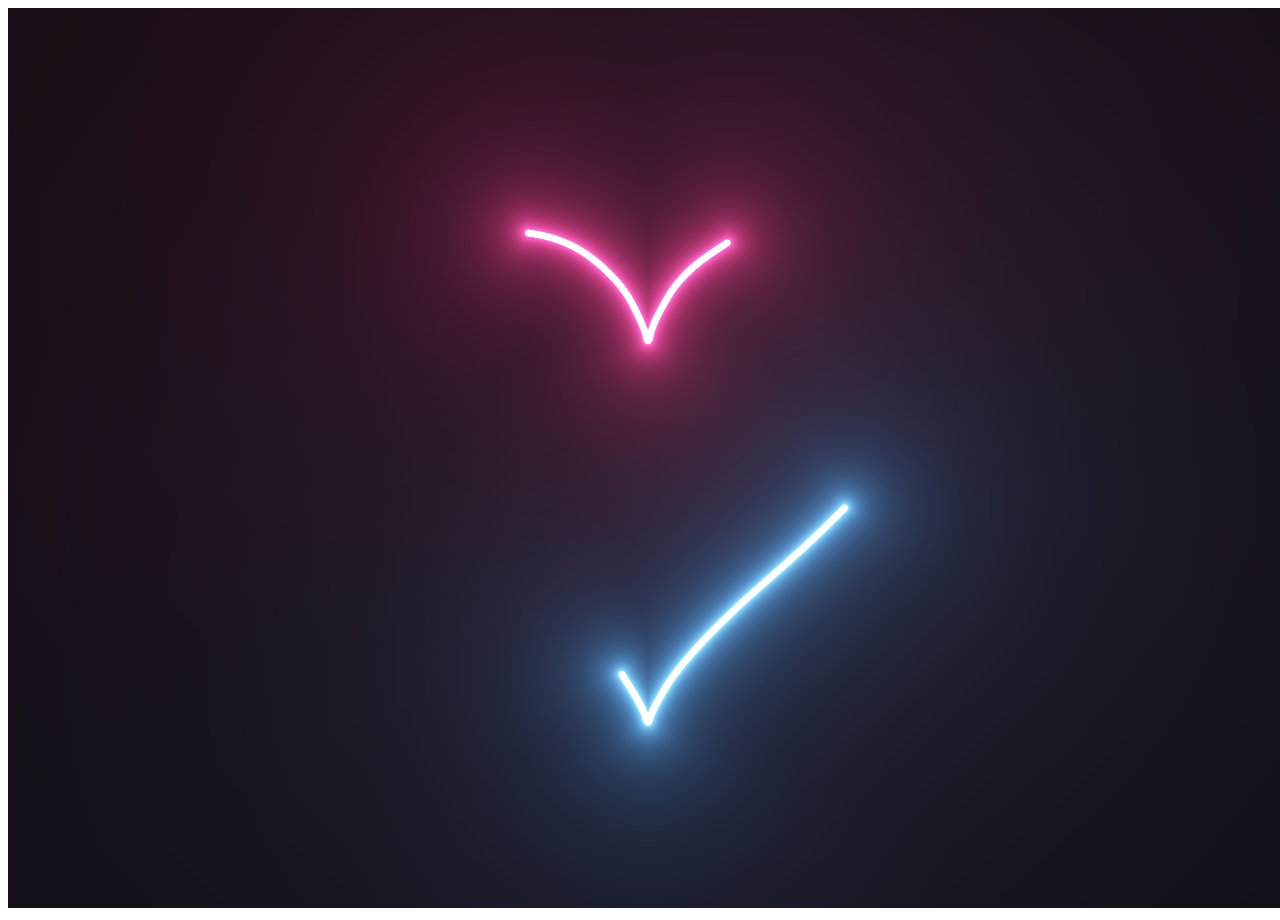
<file: index9.html>
<!DOCTYPE html>
<html lang="en">
<head>
    <meta charset="UTF-8">
    <meta http-equiv="X-UA-Compatible" content="IE=edge">
    <meta name="viewport" content="width=device-width, initial-scale=1.0">
    <title>Document</title>
    <style>
        $brandColor: darkorchid;
    
    body {
      font-family: system-ui;
      background: linear-gradient(to bottom,$brandColor,
        darken($brandColor, 15%)
      );
      color: white;
      height: 100vh;
      margin: 0;
      display: grid;
      place-items: center;
    }
      </style>
</head>
<body>
    <canvas id="canvas" width="1400" height="600"></canvas>
</body>
</html>


  <script>
    var canvas = document.getElementById("canvas");

canvas.width = window.innerWidth;
canvas.height = window.innerHeight;


var gl = canvas.getContext('webgl');
if(!gl){
  console.error("Unable to initialize WebGL.");
}


var time = 0.0;

//************** Shader sources **************

var vertexSource = `
attribute vec2 position;
void main() {
	gl_Position = vec4(position, 0.0, 1.0);
}
`;

var fragmentSource = `
precision highp float;

uniform float width;
uniform float height;
vec2 resolution = vec2(width, height);

uniform float time;

#define POINT_COUNT 8

vec2 points[POINT_COUNT];
const float speed = -0.5;
const float len = 0.25;
float intensity = 1.3;
float radius = 0.008;

//https://www.shadertoy.com/view/MlKcDD
//Signed distance to a quadratic bezier
float sdBezier(vec2 pos, vec2 A, vec2 B, vec2 C){    
	vec2 a = B - A;
	vec2 b = A - 2.0*B + C;
	vec2 c = a * 2.0;
	vec2 d = A - pos;

	float kk = 1.0 / dot(b,b);
	float kx = kk * dot(a,b);
	float ky = kk * (2.0*dot(a,a)+dot(d,b)) / 3.0;
	float kz = kk * dot(d,a);      

	float res = 0.0;

	float p = ky - kx*kx;
	float p3 = p*p*p;
	float q = kx*(2.0*kx*kx - 3.0*ky) + kz;
	float h = q*q + 4.0*p3;

	if(h >= 0.0){ 
		h = sqrt(h);
		vec2 x = (vec2(h, -h) - q) / 2.0;
		vec2 uv = sign(x)*pow(abs(x), vec2(1.0/3.0));
		float t = uv.x + uv.y - kx;
		t = clamp( t, 0.0, 1.0 );

		// 1 root
		vec2 qos = d + (c + b*t)*t;
		res = length(qos);
	}else{
		float z = sqrt(-p);
		float v = acos( q/(p*z*2.0) ) / 3.0;
		float m = cos(v);
		float n = sin(v)*1.732050808;
		vec3 t = vec3(m + m, -n - m, n - m) * z - kx;
		t = clamp( t, 0.0, 1.0 );

		// 3 roots
		vec2 qos = d + (c + b*t.x)*t.x;
		float dis = dot(qos,qos);
        
		res = dis;

		qos = d + (c + b*t.y)*t.y;
		dis = dot(qos,qos);
		res = min(res,dis);
		
		qos = d + (c + b*t.z)*t.z;
		dis = dot(qos,qos);
		res = min(res,dis);

		res = sqrt( res );
	}
    
	return res;
}


//http://mathworld.wolfram.com/HeartCurve.html
vec2 getHeartPosition(float t){
	return vec2(16.0 * sin(t) * sin(t) * sin(t),
							-(13.0 * cos(t) - 5.0 * cos(2.0*t)
							- 2.0 * cos(3.0*t) - cos(4.0*t)));
}

//https://www.shadertoy.com/view/3s3GDn
float getGlow(float dist, float radius, float intensity){
	return pow(radius/dist, intensity);
}

float getSegment(float t, vec2 pos, float offset, float scale){
	for(int i = 0; i < POINT_COUNT; i++){
		points[i] = getHeartPosition(offset + float(i)*len + fract(speed * t) * 6.28);
	}
    
	vec2 c = (points[0] + points[1]) / 2.0;
	vec2 c_prev;
	float dist = 10000.0;
    
	for(int i = 0; i < POINT_COUNT-1; i++){
		//https://tinyurl.com/y2htbwkm
		c_prev = c;
		c = (points[i] + points[i+1]) / 2.0;
		dist = min(dist, sdBezier(pos, scale * c_prev, scale * points[i], scale * c));
	}
	return max(0.0, dist);
}

void main(){
	vec2 uv = gl_FragCoord.xy/resolution.xy;
	float widthHeightRatio = resolution.x/resolution.y;
	vec2 centre = vec2(0.5, 0.5);
	vec2 pos = centre - uv;
	pos.y /= widthHeightRatio;
	//Shift upwards to centre heart
	pos.y += 0.02;
	float scale = 0.000015 * height;
	
	float t = time;
    
	//Get first segment
  float dist = getSegment(t, pos, 0.0, scale);
  float glow = getGlow(dist, radius, intensity);
  
  vec3 col = vec3(0.0);

	//White core
  col += 10.0*vec3(smoothstep(0.003, 0.001, dist));
  //Pink glow
  col += glow * vec3(1.0,0.05,0.3);
  
  //Get second segment
  dist = getSegment(t, pos, 3.4, scale);
  glow = getGlow(dist, radius, intensity);
  
  //White core
  col += 10.0*vec3(smoothstep(0.003, 0.001, dist));
  //Blue glow
  col += glow * vec3(0.1,0.4,1.0);
        
	//Tone mapping
	col = 1.0 - exp(-col);

	//Gamma
	col = pow(col, vec3(0.4545));

	//Output to screen
 	gl_FragColor = vec4(col,1.0);
}
`;


window.addEventListener('resize', onWindowResize, false);

function onWindowResize(){
  canvas.width  = window.innerWidth;
  canvas.height = window.innerHeight;
	gl.viewport(0, 0, canvas.width, canvas.height);
  gl.uniform1f(widthHandle, window.innerWidth);
  gl.uniform1f(heightHandle, window.innerHeight);
}


function compileShader(shaderSource, shaderType){
  var shader = gl.createShader(shaderType);
  gl.shaderSource(shader, shaderSource);
  gl.compileShader(shader);
  if(!gl.getShaderParameter(shader, gl.COMPILE_STATUS)){
  	throw "Shader compile failed with: " + gl.getShaderInfoLog(shader);
  }
  return shader;
}

function getAttribLocation(program, name) {
  var attributeLocation = gl.getAttribLocation(program, name);
  if (attributeLocation === -1) {
  	throw 'Cannot find attribute ' + name + '.';
  }
  return attributeLocation;
}

function getUniformLocation(program, name) {
  var attributeLocation = gl.getUniformLocation(program, name);
  if (attributeLocation === -1) {
  	throw 'Cannot find uniform ' + name + '.';
  }
  return attributeLocation;
}

var vertexShader = compileShader(vertexSource, gl.VERTEX_SHADER);
var fragmentShader = compileShader(fragmentSource, gl.FRAGMENT_SHADER);


var program = gl.createProgram();
gl.attachShader(program, vertexShader);
gl.attachShader(program, fragmentShader);
gl.linkProgram(program);

gl.useProgram(program);


var vertexData = new Float32Array([
  -1.0,  1.0, 	// top left
  -1.0, -1.0, 	// bottom left
   1.0,  1.0, 	// top right
   1.0, -1.0, 	// bottom right
]);


var vertexDataBuffer = gl.createBuffer();
gl.bindBuffer(gl.ARRAY_BUFFER, vertexDataBuffer);
gl.bufferData(gl.ARRAY_BUFFER, vertexData, gl.STATIC_DRAW);


var positionHandle = getAttribLocation(program, 'position');

gl.enableVertexAttribArray(positionHandle);
gl.vertexAttribPointer(positionHandle,
  2, 				
  gl.FLOAT, 
  false, 		
  2 * 4, 		
  0 				
  );


var timeHandle = getUniformLocation(program, 'time');
var widthHandle = getUniformLocation(program, 'width');
var heightHandle = getUniformLocation(program, 'height');

gl.uniform1f(widthHandle, window.innerWidth);
gl.uniform1f(heightHandle, window.innerHeight);

var lastFrame = Date.now();
var thisFrame;

function draw(){

	thisFrame = Date.now();
  time += (thisFrame - lastFrame)/1000;	
	lastFrame = thisFrame;

  gl.uniform1f(timeHandle, time);
  
  gl.drawArrays(gl.TRIANGLE_STRIP, 0, 4);

  requestAnimationFrame(draw);
}

draw();
  </script>
</file>
<file: css14.css>
*{
    margin: 0;
    padding: 0;
    box-sizing: border-box;
}

html,
body {
    overflow: hidden;
    background-color: #16000a;
}

body {
    -webkit-font-soothing: antialiased;
    color: #ffdada;
}

.webgl {
    position: fixed;
    width: 100vw;
    height: 100vw;
    top: 0;
    left: 0;
    outline: none;
}

body::before{
    content: "";
    position: absolute;
    border: 8px solid;
    inset: 1rem;
    z-index: 100;
    pointer-events: none;
}

h1{
    position: absolute;
    top: 10vh;
    left: 2.5rem;
    right: 1rem;
    text-align: center;
    font-size: max(1rem, 3vh);
}

button {
    position: absolute;
    left: 0;
    top: 0;
    bottom: 0;
    height: 12vh;
    width: 12vh;
    transform: translateY(2vh);
    right: 0;
    margin: auto;
    background: transparent;
    color: inherit;
    border: none;
    cursor: pointer;
}

svg{
    width: 3.5vh;
}
</file>
